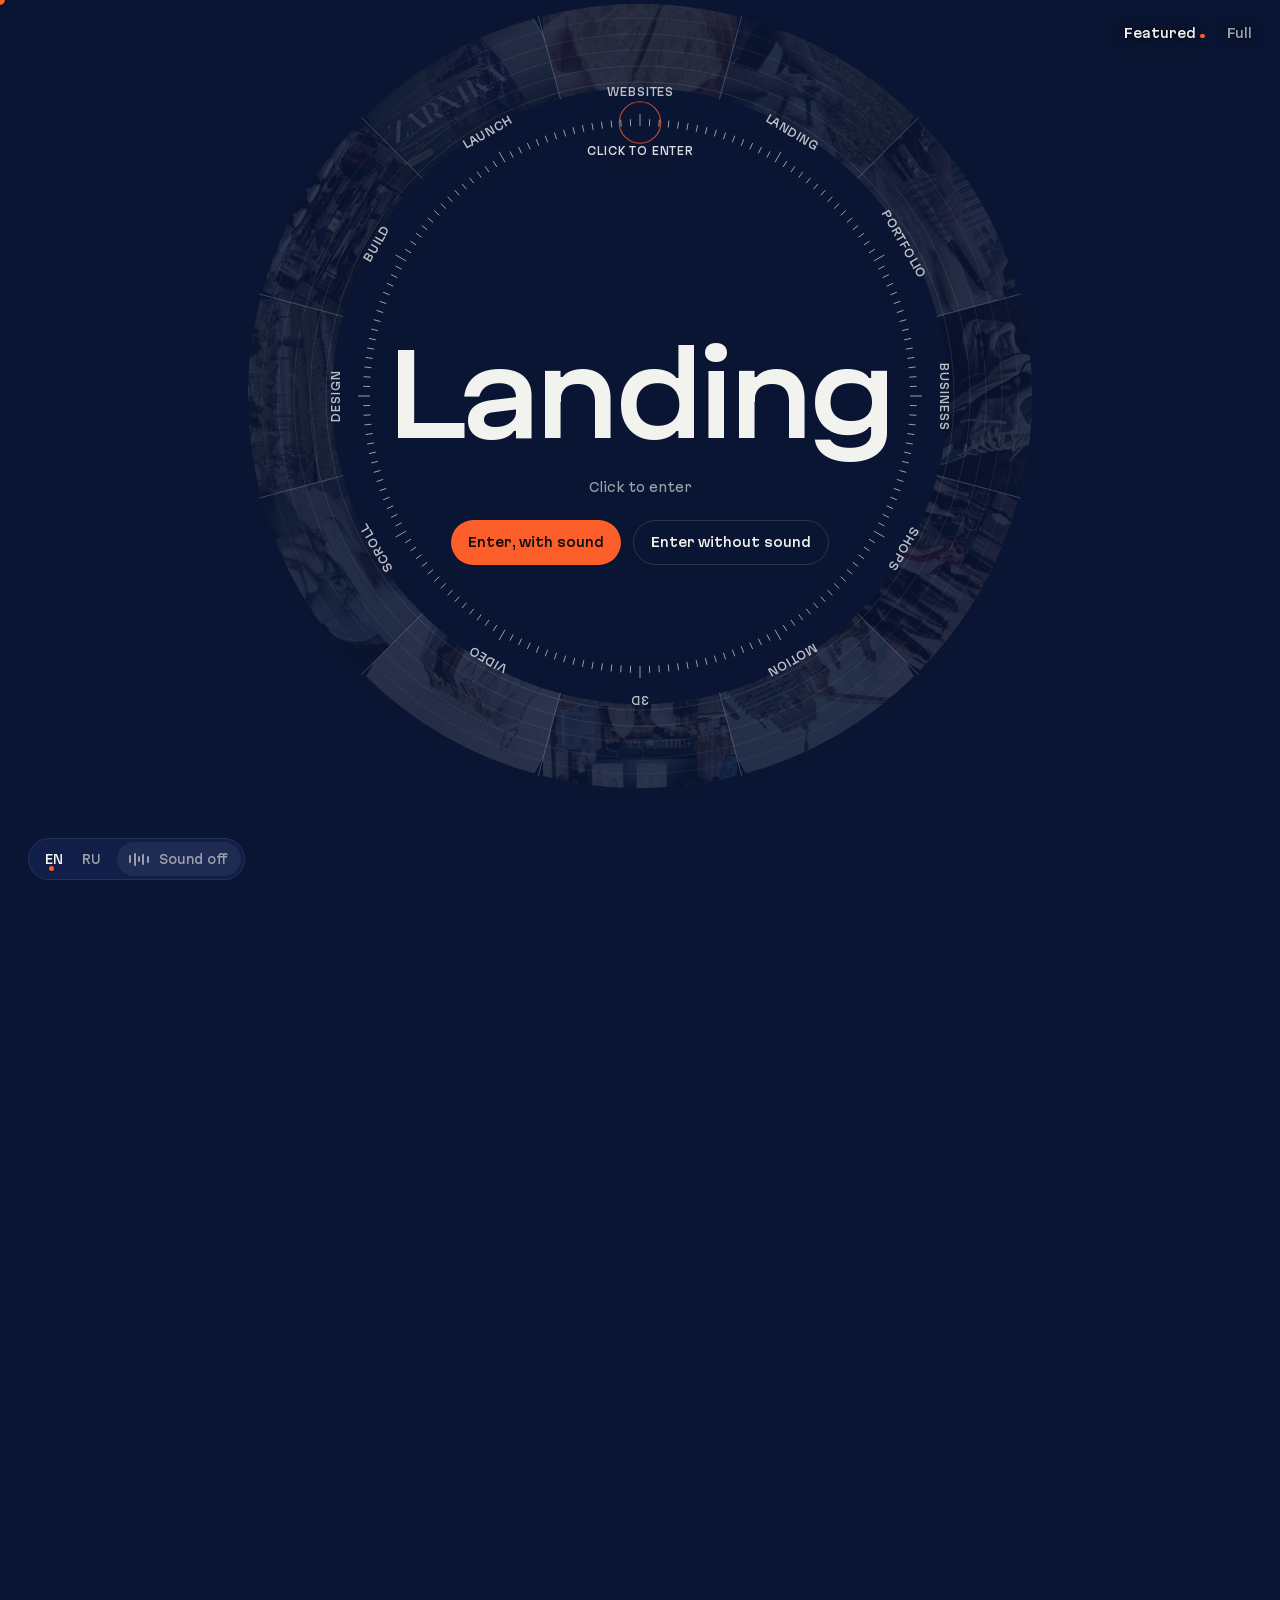
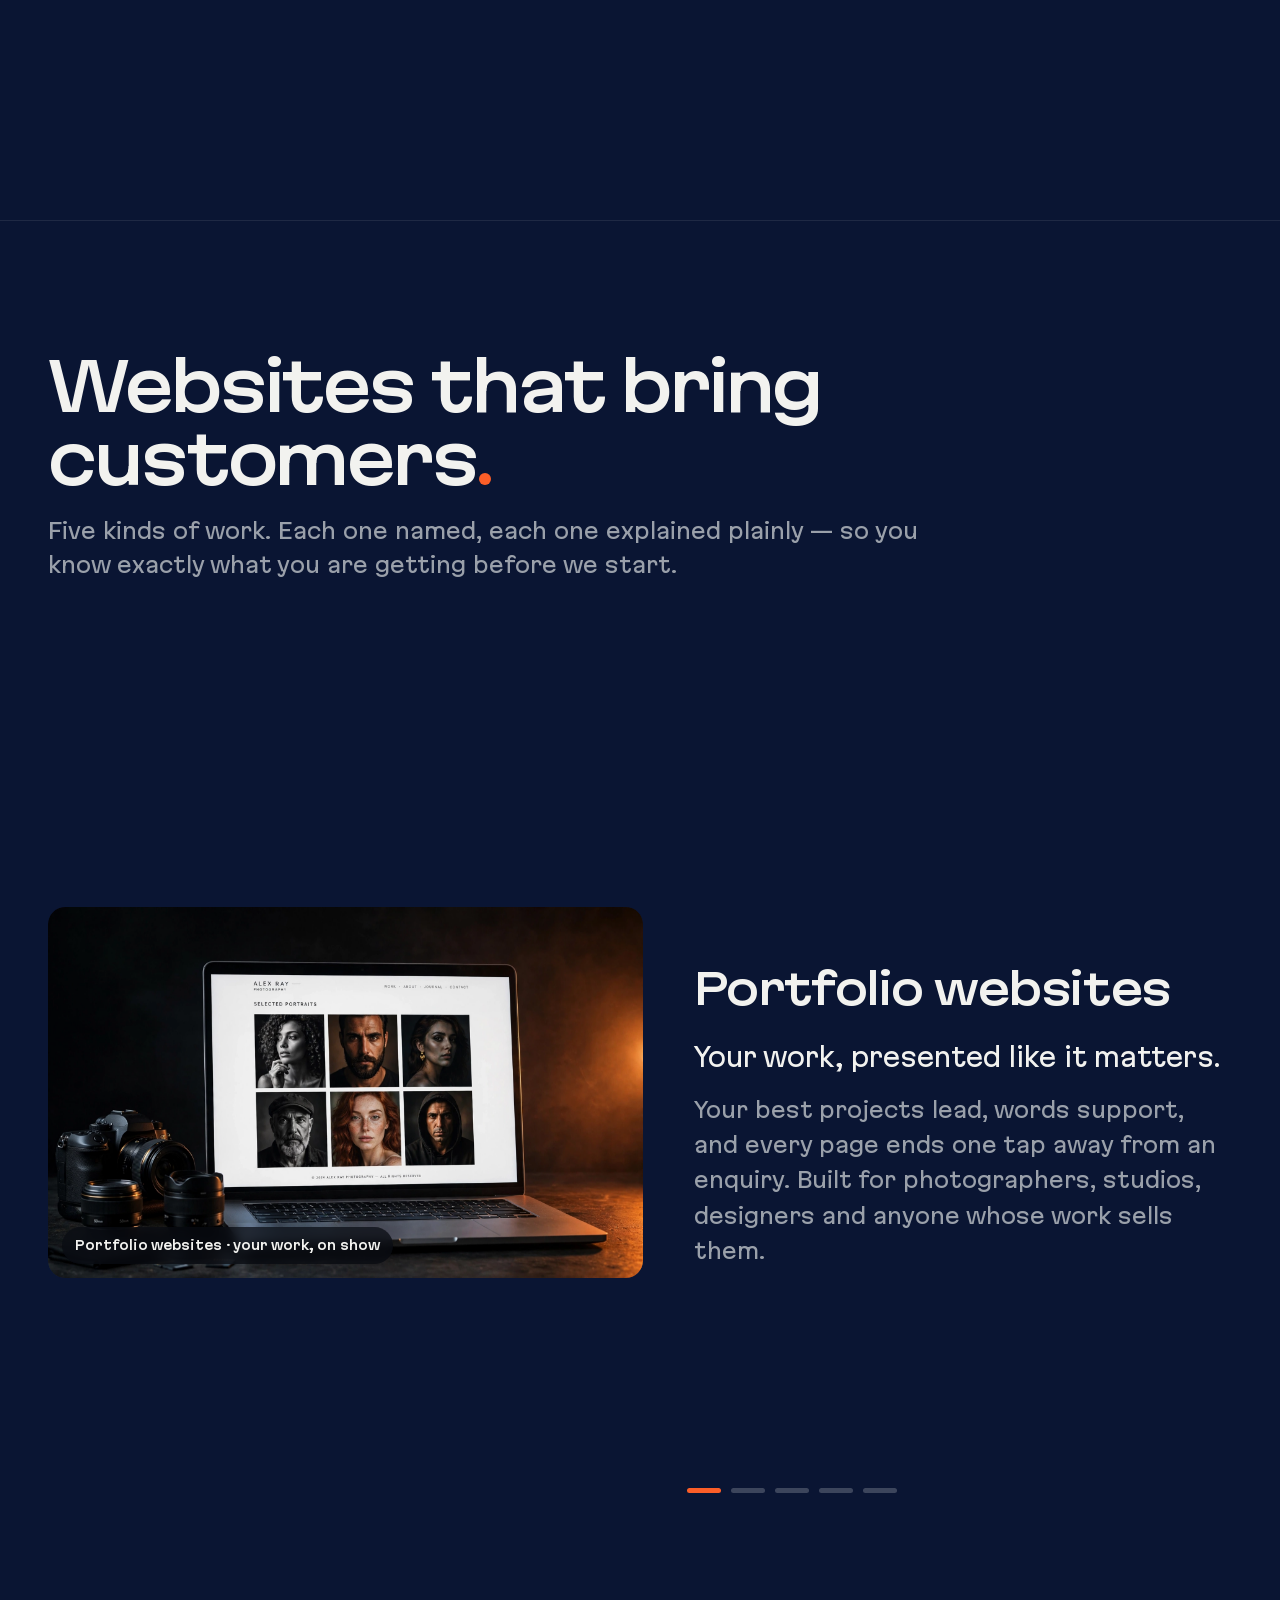
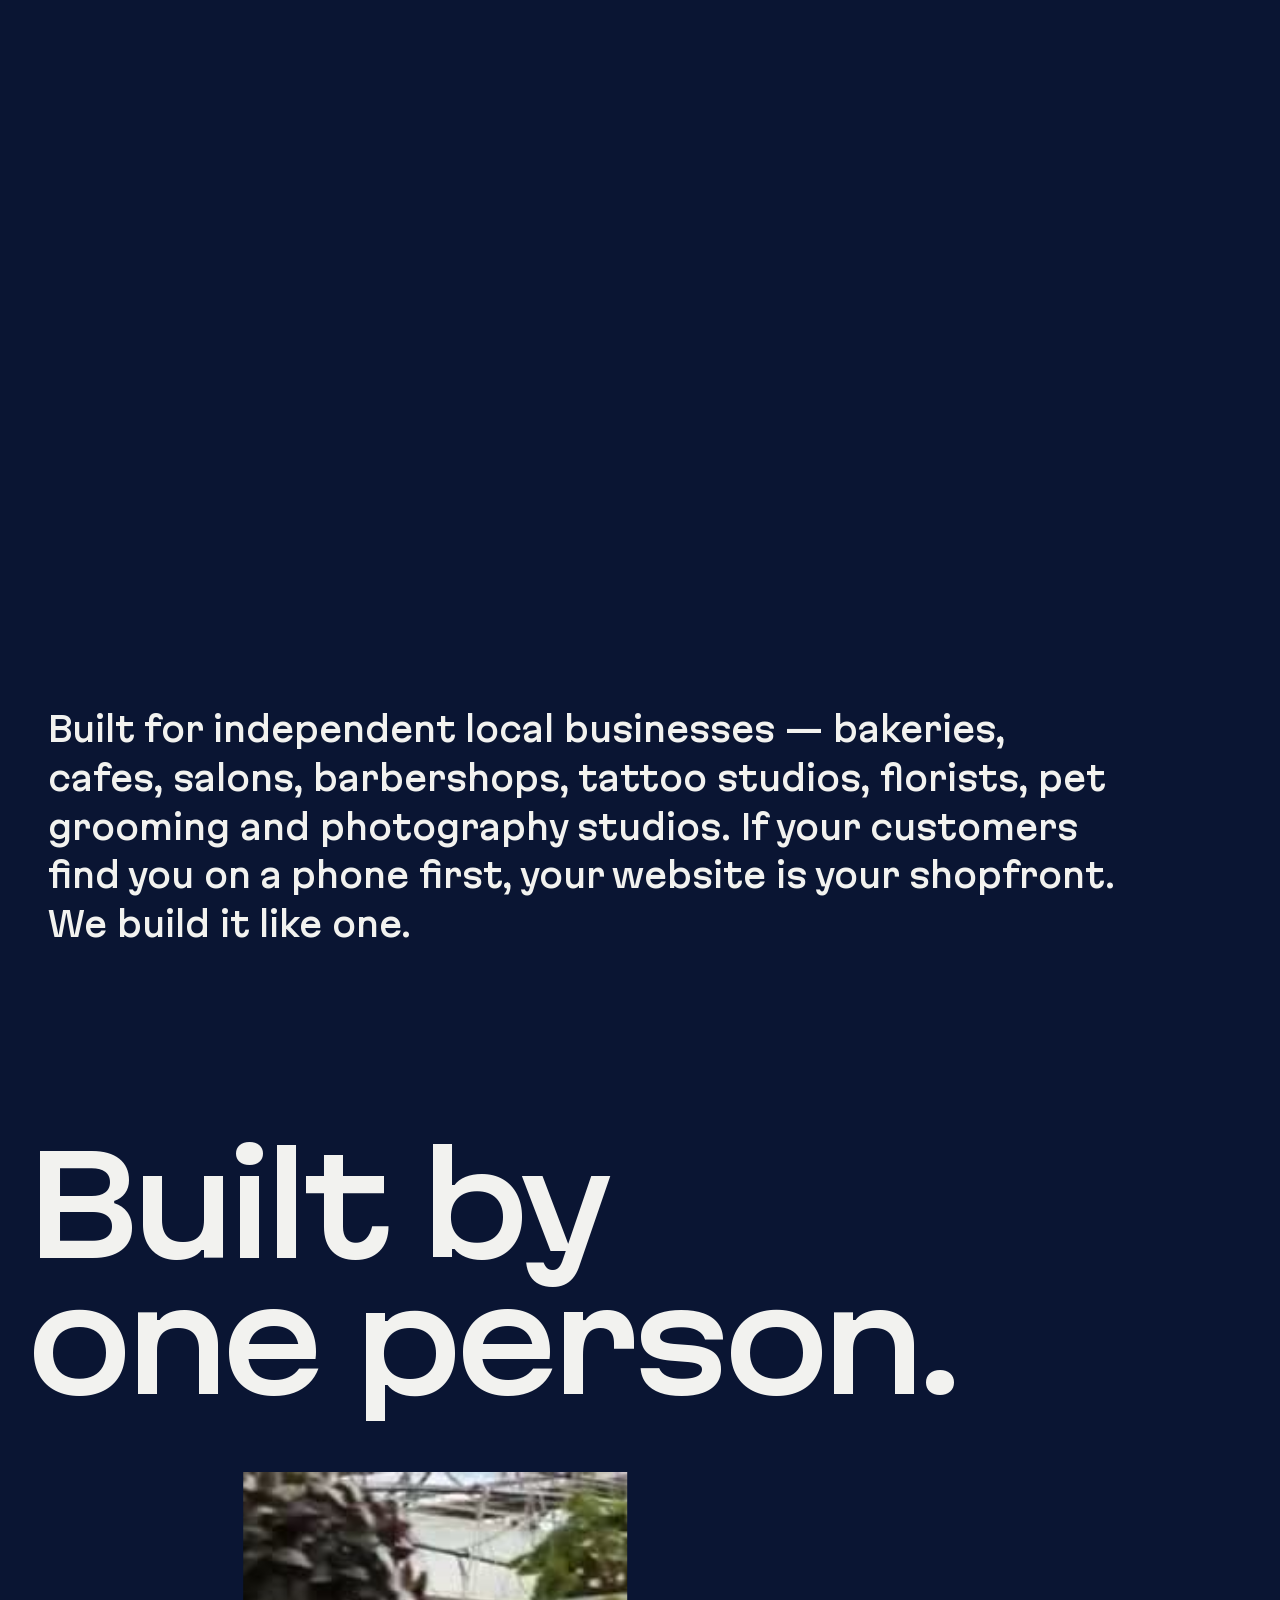
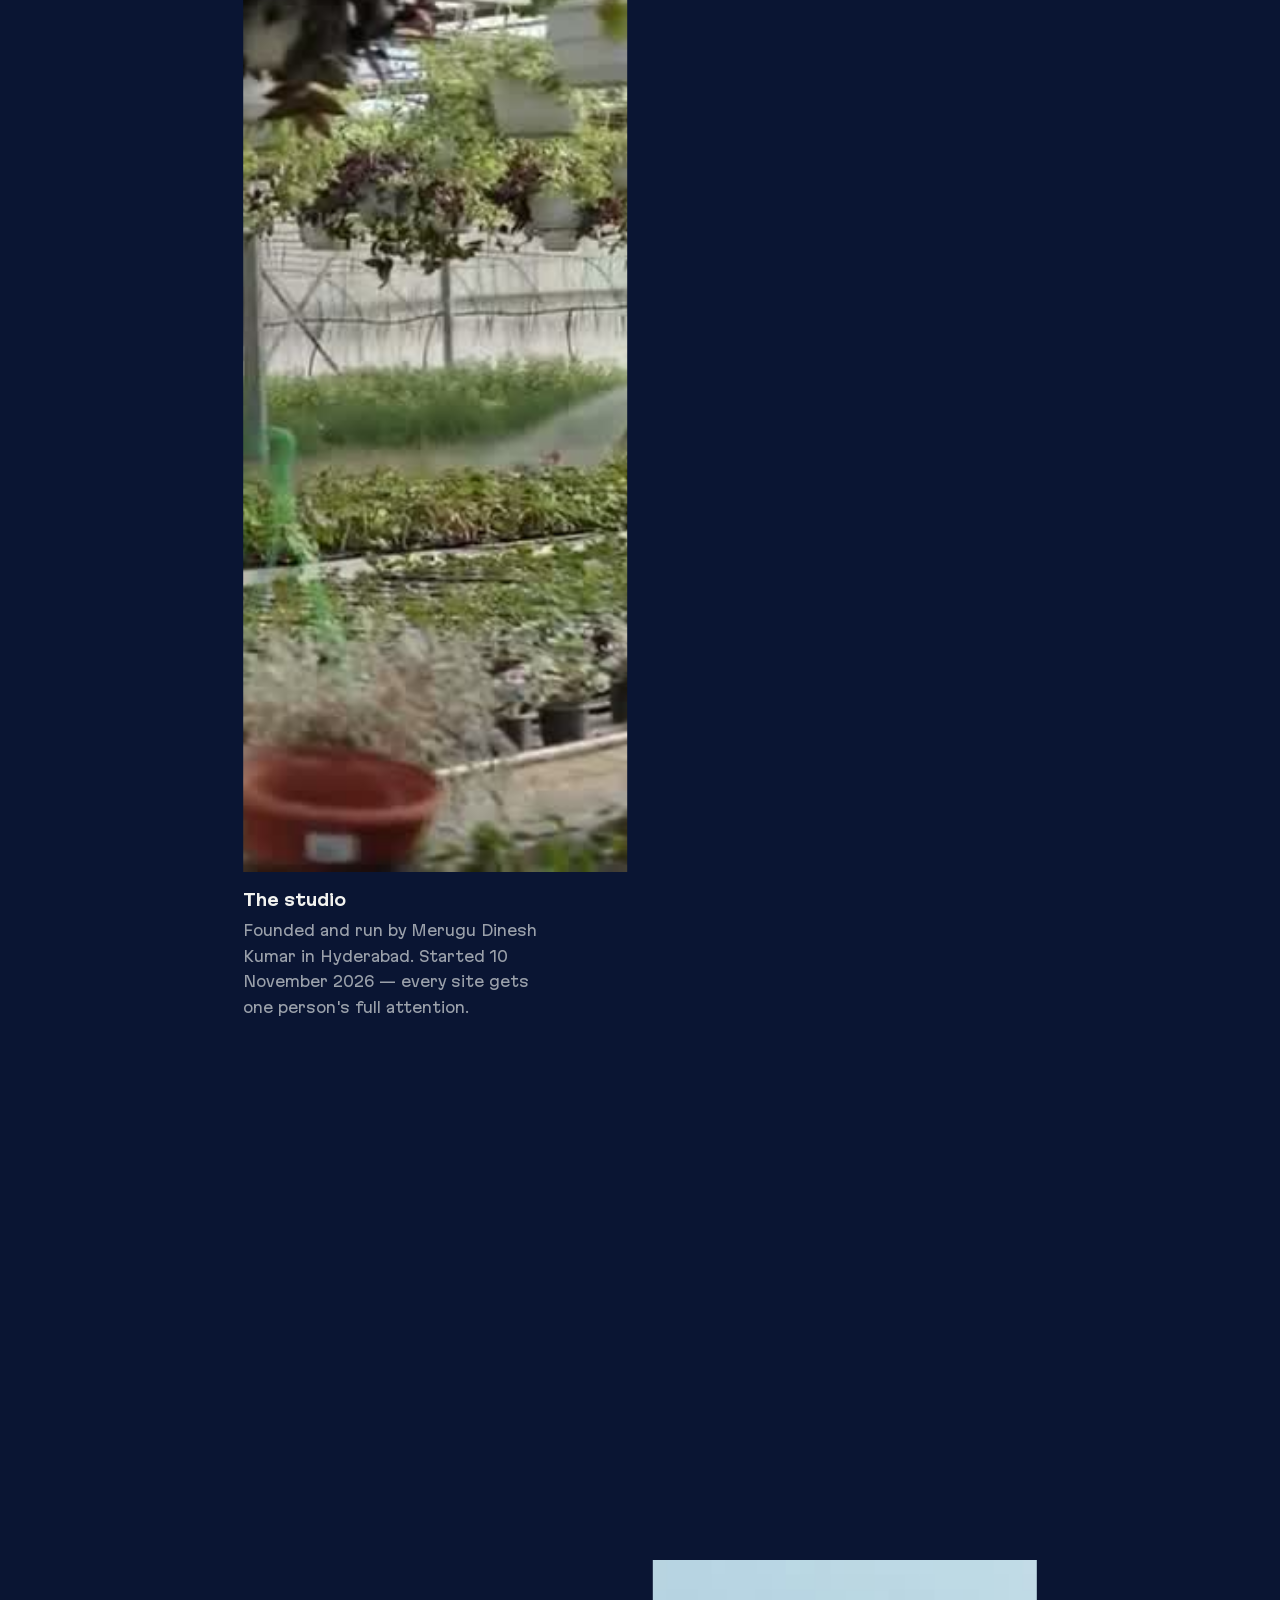
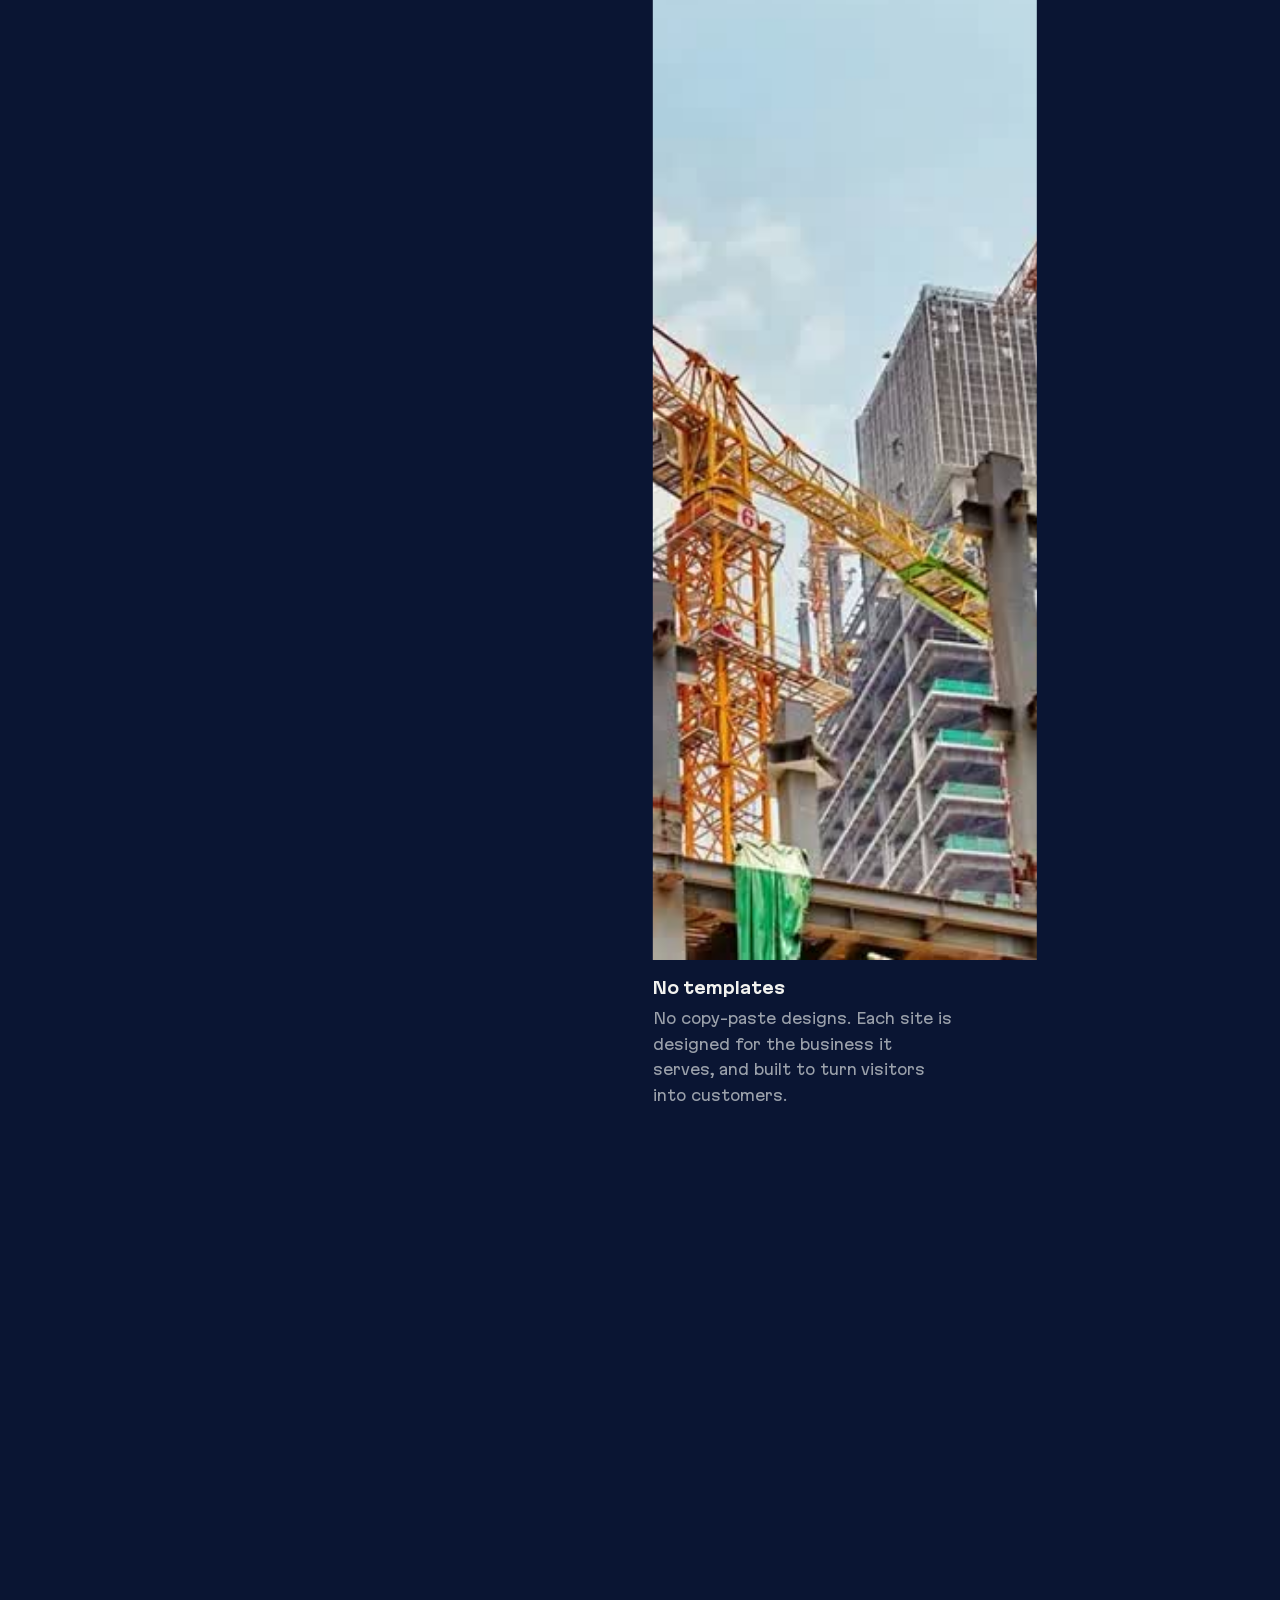
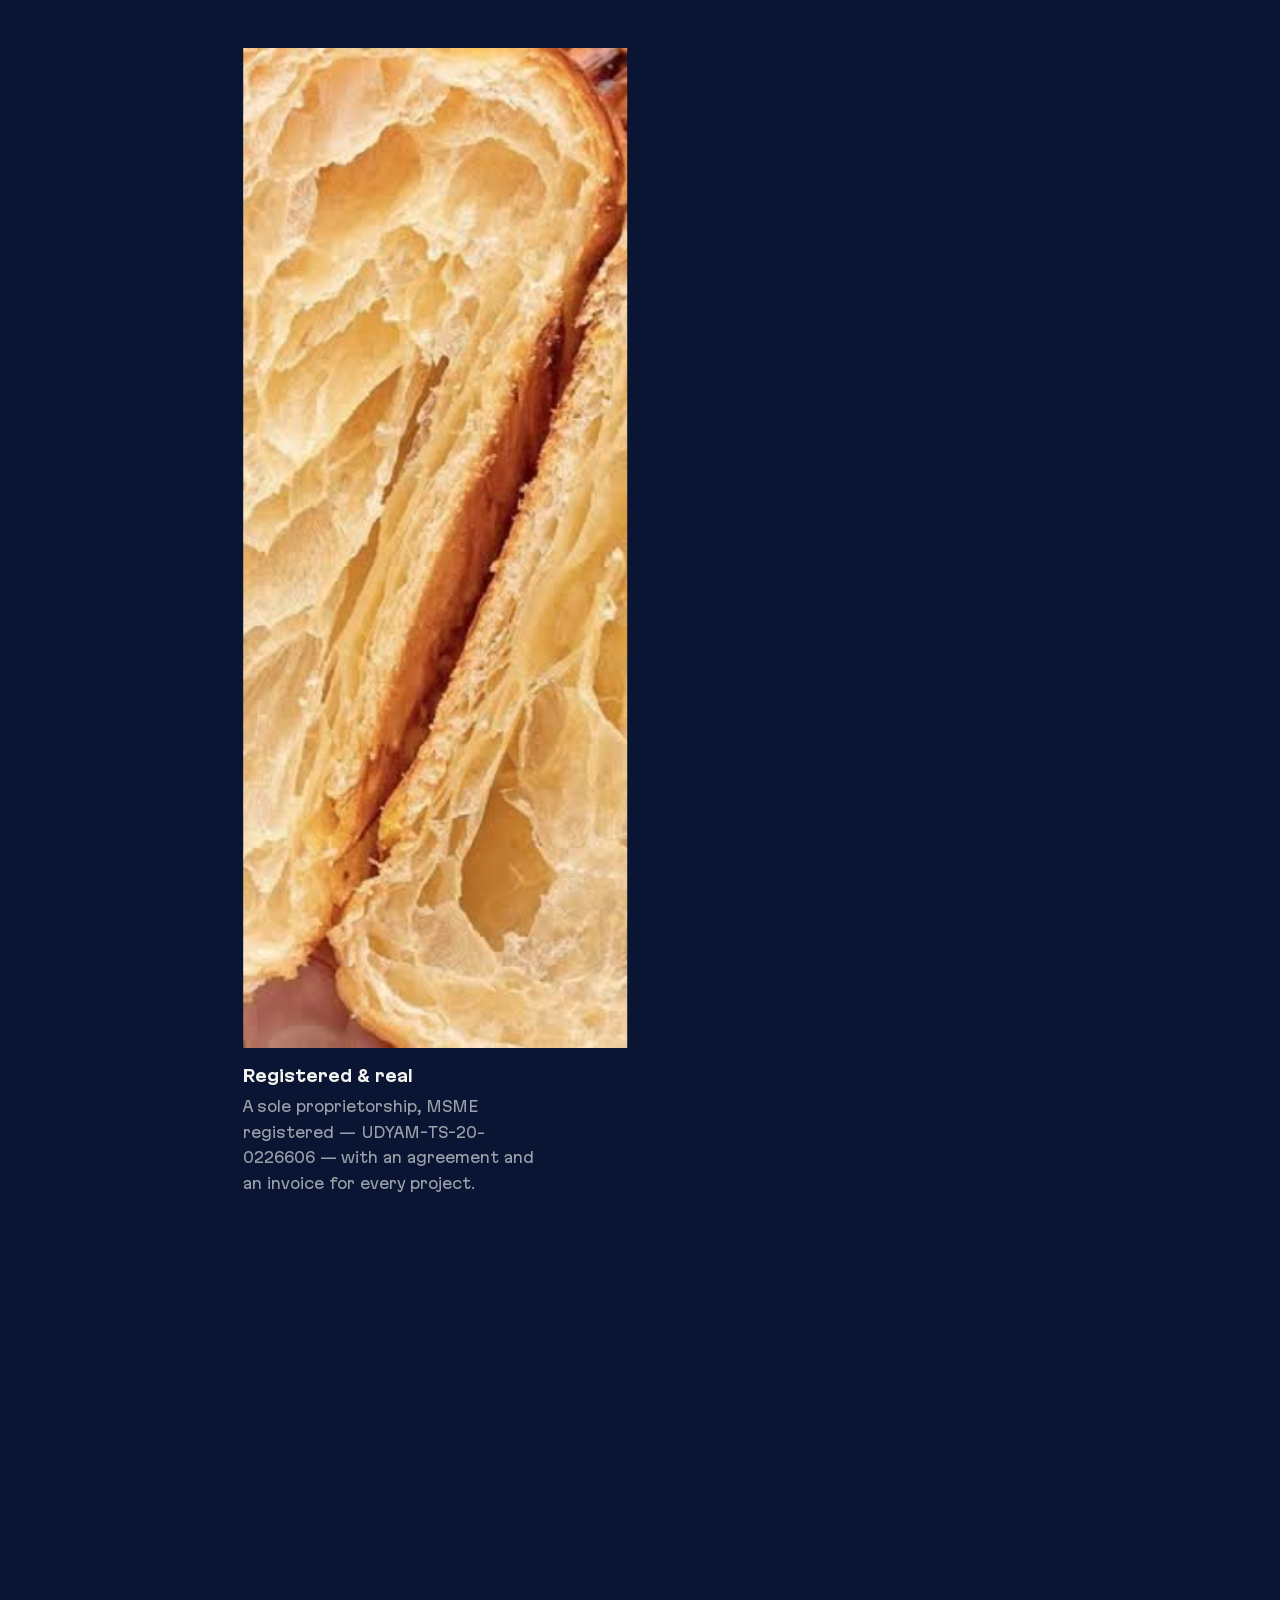
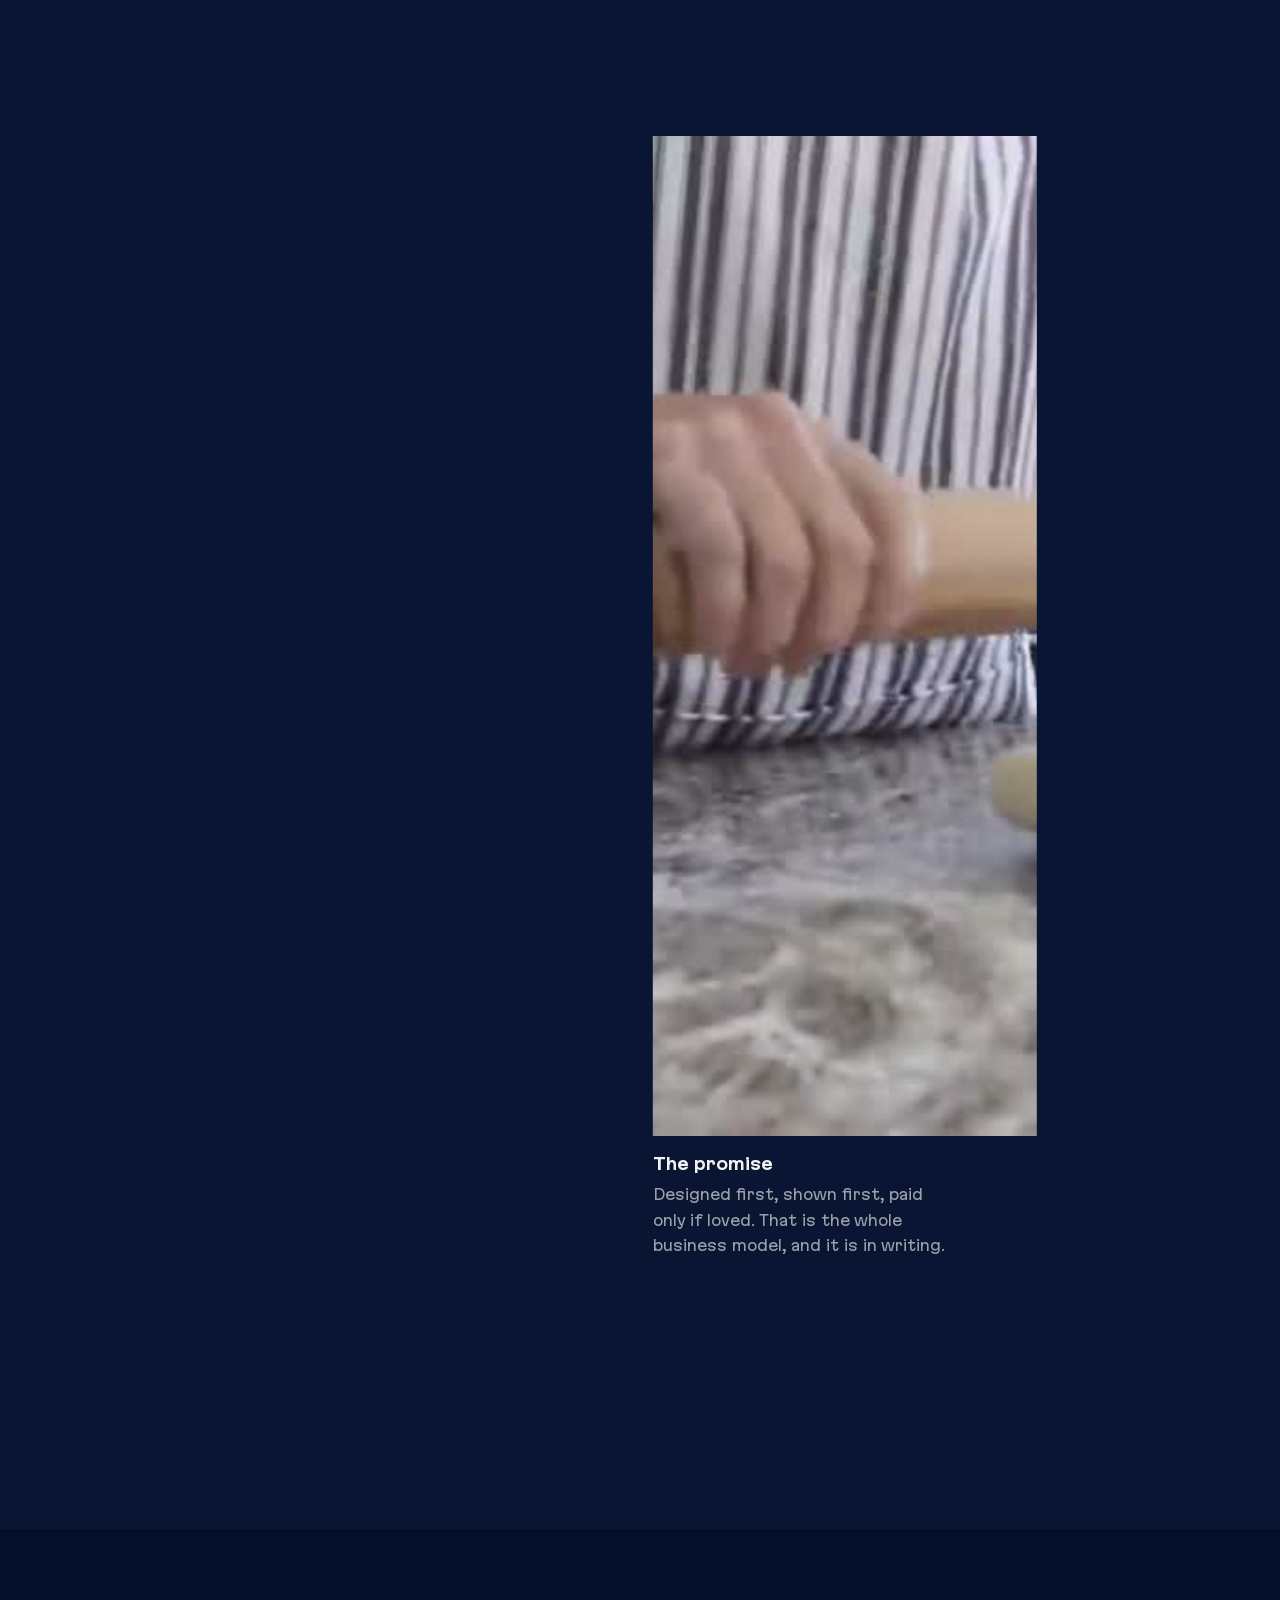
<file: index.html>
<!doctype html>
<html lang="en">
<head>
<meta charset="utf-8">
<meta name="viewport" content="width=device-width, initial-scale=1, viewport-fit=cover">
<title>MindCurator Studio, websites people remember</title>
<meta name="description" content="We curate your business into a website people remember. Landing pages, portfolios, business websites and online shops, built in Hyderabad, working worldwide.">
<meta name="theme-color" content="#090C12">
<meta name="color-scheme" content="dark">
<meta property="og:type" content="website">
<meta property="og:site_name" content="MindCurator Studio">
<meta property="og:title" content="MindCurator Studio, websites people remember">
<meta property="og:description" content="We curate your business into a website people remember.">
<link rel="preload" as="font" type="font/woff2" crossorigin href="assets/fonts/martian-display-lat.woff2">
<link rel="preload" as="font" type="font/woff2" crossorigin href="assets/fonts/martian-grotesk-lat.woff2">
<link rel="stylesheet" href="assets/site.css?v=15">
<script type="application/ld+json">{"@context":"https://schema.org","@type":"Organization","name":"MindCurator Studio","url":"https://themindcuratorstudio.example","email":"themindcuratorstudio@gmail.com","telephone":"+91 93983 59538","address":{"@type":"PostalAddress","addressLocality":"Hyderabad","addressCountry":"IN"},"sameAs":["https://www.instagram.com/themindcurator_studio"]}</script>
</head>
<body>
<div class="veil" aria-hidden="true"></div>
<div class="enter" id="enter" data-words="Landing|Portfolio|Business|Shops|Motion|3D|Video|Scroll|Design|Build|Launch">
  <canvas class="dial-cv" id="dial-cv" aria-hidden="true"></canvas>
  <p class="enter__word" aria-hidden="true"><span id="enter-word">Websites</span></p>
  <p class="enter__hint" id="enter-hint">Click to enter</p>
  <div class="enter__btns">
    <button class="enter__go" type="button">Enter, with sound</button>
    <button class="enter__mute" type="button">Enter without sound</button>
  </div>
</div>
<a class="skip" href="#work">Skip to the work</a>

<div class="menu" id="menu" tabindex="-1" hidden>
  <div class="menu__top"><a class="menu__mark" href="#top"><span class="name"><span class="name__a">MindCurator</span> <span class="name__b">Studio</span><span class="pt pt--stop" aria-hidden="true"></span></span></a><button class="menu__x" type="button">Close</button></div>
  <nav class="menu__nav" aria-label="Sections"><ol>
    <li><a href="#work"><span class="menu__n" aria-hidden="true">01</span><span class="menu__w">Services</span></a></li>
    <li><a href="#about"><span class="menu__n" aria-hidden="true">02</span><span class="menu__w">About</span></a></li>
    <li><a href="#process"><span class="menu__n" aria-hidden="true">03</span><span class="menu__w">Process</span></a></li>
    <li><a href="#pricing"><span class="menu__n" aria-hidden="true">04</span><span class="menu__w">Pricing</span></a></li>
    <li><a href="#faq"><span class="menu__n" aria-hidden="true">05</span><span class="menu__w">FAQ</span></a></li>
    <li><a href="#contact"><span class="menu__n" aria-hidden="true">06</span><span class="menu__w">Contact</span></a></li>
  </ol></nav>
  <div class="menu__view" role="group" aria-label="View"><span class="menu__k">View</span><button class="menu__vb" type="button" data-view="featured" aria-pressed="true">Featured</button><button class="menu__vb" type="button" data-view="full" aria-pressed="false">Full</button></div>
</div>

<main>
<section class="hero" id="top" data-items="5">
  <h1 class="sr">MindCurator Studio, websites people remember</h1>
  <div class="hero__pin">
    <canvas class="strip" aria-hidden="true"></canvas>
    <header class="bar">
      <div class="bar__mark"><a href="#top"><span class="name"><span class="name__a">MindCurator</span> <span class="name__b">Studio</span><span class="pt pt--stop" aria-hidden="true"></span></span></a></div>
      <nav class="bar__nav" aria-label="Sections"><span class="bar__half"><a href="#work">Work</a></span><span class="bar__half"><a href="#about">About</a></span></nav>
      <div class="bar__end"><button class="bar__menu" type="button" aria-expanded="false" aria-controls="menu">Menu</button></div>
    </header>
    <div class="gate">
      <div class="gate__frame" id="gate-frame"></div>
    </div>
    <div class="dots" role="group" aria-label="Projects in the middle window" id="dots"></div>
    <p class="swipe" aria-hidden="true"><svg class="swipe__ic" viewBox="0 0 16 30"><path d="M2.6 26L8 20.6 13.4 26"/><path d="M2.6 17L8 11.6 13.4 17"/><circle cx="8" cy="4.4" r="2.5"/></svg><span class="swipe__t">Swipe up</span></p>
    <a class="btn btn--tg hero__tg" href="https://wa.me/919398359538" target="_blank" rel="noopener"><span class="pt" aria-hidden="true"></span><span class="roll"><span>Write on WhatsApp</span><span aria-hidden="true" data-t="Write on WhatsApp"></span></span></a>
  </div>
</section>

<section class="t-svc" id="work" aria-labelledby="svc-h">
  <div class="t-wrap">
    <p class="t-kick rv">What we make</p>
    <h2 class="t-h" id="svc-h"><span class="rv">Websites that bring</span> <span class="rv d1">customers<span class="pt pt--stop" aria-hidden="true"></span></span></h2>
    <p class="t-lede rv">Five kinds of work. Each one named, each one explained plainly — so you know exactly what you are getting before we start.</p>
    <div class="t-scene" id="t-scene">
    <div class="t-scene-pin">
      <div class="t-frame" aria-hidden="true">
        <img class="t-fv is-on" src="media/services/svc-portfolio.webp" alt="A photographer portfolio website on a laptop in a dark studio" loading="lazy" width="1280" height="800">
        <img class="t-fv" src="media/services/svc-business.webp" alt="A bakery storefront with a customer viewing its website on a phone" loading="lazy" width="1280" height="800">
        <img class="t-fv" src="media/services/svc-custom.webp" alt="An immersive interactive 3D website on a large screen" loading="lazy" width="1280" height="800">
        <img class="t-fv" src="media/services/svc-redesign.webp" alt="An old website beside its bright redesigned version" loading="lazy" width="1280" height="800">
        <img class="t-fv" src="media/services/svc-consulting.webp" alt="A website review with analytics and a checklist" loading="lazy" width="1280" height="800">
        <span class="t-frame-tab" id="t-frame-tab">Portfolio websites · your work, on show</span>
      </div>
      <div class="t-panels">
      <article class="t-panel is-on">
        <h3 class="t-svc-t">Portfolio websites</h3>
        <p class="t-punch">Your work, presented like it matters.</p>
        <p class="t-txt">Your best projects lead, words support, and every page ends one tap away from an enquiry. Built for photographers, studios, designers and anyone whose work sells them.</p>
      </article>
      <article class="t-panel">
        <h3 class="t-svc-t">Business websites</h3>
        <p class="t-punch">A full site that works as hard as you do.</p>
        <p class="t-txt">Services, story, gallery and every way to book or buy — clear, fast, and built to turn visitors into customers, not just visits into numbers.</p>
      </article>
      <article class="t-panel">
        <h3 class="t-svc-t">Custom websites</h3>
        <p class="t-punch">A site people remember — and play with.</p>
        <p class="t-txt">Interactive and 3D websites designed around your business: motion, video and pages that feel alive. Like this one — nothing here is a template.</p>
      </article>
      <article class="t-panel">
        <h3 class="t-svc-t">Website redesigns</h3>
        <p class="t-punch">Your old site, reborn.</p>
        <p class="t-txt">We keep what works, rebuild the rest, and your customers get a site that finally matches the business you run today.</p>
      </article>
      <article class="t-panel">
        <h3 class="t-svc-t">Consulting <span class="t-tag">Separate service</span></h3>
        <p class="t-punch">Know what your site is losing you.</p>
        <p class="t-txt">Different work from building: an honest look at your current website — what is losing you customers, and the exact order to fix it in. You decide what happens next.</p>
      </article>
      </div>
      <div class="t-dots" role="group" aria-label="Services">
        <button type="button" class="t-dot is-on" aria-label="Portfolio websites"></button>
        <button type="button" class="t-dot" aria-label="Business websites"></button>
        <button type="button" class="t-dot" aria-label="Custom websites"></button>
        <button type="button" class="t-dot" aria-label="Website redesigns"></button>
        <button type="button" class="t-dot" aria-label="Consulting"></button>
      </div>
    </div>
  </div>
</section>

<section class="t-who" aria-label="Who it is for">
  <div class="t-wrap">
    <p class="t-statement rv">Built for independent local businesses — bakeries, cafes, salons, barbershops, tattoo studios, florists, pet grooming and photography studios. If your customers find you on a phone first, your website is your shopfront. We build it like one.</p>
  </div>
</section>

<section class="t-about3" id="about" aria-label="About the studio">
  <div class="t-pinwrap">
    <div class="t-pintitle" aria-hidden="true"><span>Built by</span><span>one person.</span></div>
    <div class="t-pass">
      <figure class="t-pass-it rv">
        <img src="media/posters/nursery.jpg" alt="The Nursery Garden website, built by MindCurator Studio" loading="lazy" width="800" height="1000">
        <figcaption><b>The studio</b><span>Founded and run by Merugu Dinesh Kumar in Hyderabad. Started 10 November 2026 — every site gets one person's full attention.</span></figcaption>
      </figure>
      <figure class="t-pass-it rv">
        <img src="media/posters/stoneforge.jpg" alt="Stoneforge Construction website, built by MindCurator Studio" loading="lazy" width="800" height="1000">
        <figcaption><b>No templates</b><span>No copy-paste designs. Each site is designed for the business it serves, and built to turn visitors into customers.</span></figcaption>
      </figure>
      <figure class="t-pass-it rv">
        <img src="media/posters/cafe.jpg" alt="Café Breizh website, built by MindCurator Studio" loading="lazy" width="800" height="1000">
        <figcaption><b>Registered &amp; real</b><span>A sole proprietorship, MSME registered — UDYAM-TS-20-0226606 — with an agreement and an invoice for every project.</span></figcaption>
      </figure>
      <figure class="t-pass-it rv">
        <img src="media/posters/queens.jpg" alt="Queen's Bakery ordering website, built by MindCurator Studio" loading="lazy" width="800" height="1000">
        <figcaption><b>The promise</b><span>Designed first, shown first, paid only if loved. That is the whole business model, and it is in writing.</span></figcaption>
      </figure>
    </div>
  </div>
</section>

<section class="t-fansec" aria-label="Why choose MindCurator Studio">
  <div class="t-fan" id="t-fan">
    <div class="t-fan-stage">
      <div class="t-fan-head">
        <h2 class="t-h2">See it first.<br>Pay only if you love it.</h2>
        <p>Four things every client gets, on every project.</p>
      </div>
      <div class="t-fan-cards">
        <article class="t-card" data-c="0">
          <h3>Sample before payment</h3>
          <img src="media/posters/cafe.jpg" alt="" loading="lazy" width="400" height="300">
          <p>The sample is shown before any payment. Don't love it, don't pay.</p>
        </article>
        <article class="t-card" data-c="1">
          <h3>A registered business</h3>
          <img src="media/posters/queens.jpg" alt="" loading="lazy" width="400" height="300">
          <p>MSME / Udyam registered, with agreement and invoice. No surprises.</p>
        </article>
        <article class="t-card" data-c="2">
          <h3>Direct contact</h3>
          <img src="media/posters/citypaws.jpg" alt="" loading="lazy" width="400" height="300">
          <p>You talk to the person building your site. No middlemen, no hand-offs.</p>
        </article>
        <article class="t-card" data-c="3">
          <h3>Fast, and checked</h3>
          <img src="media/posters/mayuri.jpg" alt="" loading="lazy" width="400" height="300">
          <p>Tested live on phone and desktop before delivery. What you approved goes live.</p>
        </article>
      </div>
    </div>
  </div>
</section>



<section class="t-ticketsec" id="pricing" aria-label="Pricing">
  <div class="t-ticket rv">
    <div class="t-ticket-main">
      <h2 class="t-ticket-t">A website for your business</h2>
      <div class="t-ticket-cols">
        <p>Starts at the basic charge.<br>Bigger work quoted in writing,<br>before work starts.</p>
        <p>2 preview revision rounds<br>Agreement + invoice<br>Files, access and domain handed over</p>
      </div>
    </div>
    <div class="t-ticket-stub">
      <p class="t-ticket-price">₹10,000</p>
      <p class="t-ticket-from">websites start at</p>
      <a class="t-ticket-btn" href="https://wa.me/919398359538" target="_blank" rel="noopener">Start on WhatsApp</a>
    </div>
    <span class="t-notch t-notch-t" aria-hidden="true"></span>
    <span class="t-notch t-notch-b" aria-hidden="true"></span>
    <span class="t-perf" aria-hidden="true"></span>
  </div>
  <p class="t-ticket-note rv">No hidden charges. No price is ever a surprise.</p>
</section>

<section class="t-faq3" id="faq" aria-label="Questions and answers">
  <div class="t-wrap">
    <div class="t-faq3-row"><h2 class="t-faq3-h">Questions</h2><span></span></div>
    <div class="t-faq3-row"><h3>How much does a website cost?</h3><p>Websites start at ₹10,000. Bigger work is quoted in writing before anything starts — no price is ever a surprise.</p></div>
    <div class="t-faq3-row"><h3>How long does it take?</h3><p>A landing page takes days; a full site takes longer. Your timeline is told upfront, in the agreement.</p></div>
    <div class="t-faq3-row"><h3>What if I don't like the design?</h3><p>Then you don't pay. The sample comes first — you only pay if you love it.</p></div>
    <div class="t-faq3-row"><h3>How many changes can I make?</h3><p>Two preview revision rounds are included. Further changes are priced in writing first, so you always decide before anything is charged.</p></div>
    <div class="t-faq3-row"><h3>When do I pay?</h3><p>Nothing upfront for the sample. The invoice is due on receipt, before go-live.</p></div>
    <div class="t-faq3-row"><h3>Do you redesign my existing website?</h3><p>Yes. Send us the link — we keep what works and rebuild the rest.</p></div>
    <div class="t-faq3-row"><h3>What do I need to give you?</h3><p>Your business details, a logo and photos if you have them, and what the site must do. We guide you through the rest.</p></div>
    <div class="t-faq3-row"><h3>What do I get at the end?</h3><p>A live site, plus the files, access and the domain in your name. You own your site.</p></div>
    <div class="t-faq3-row"><h3>Can you add forms, WhatsApp or Instagram?</h3><p>Yes — an enquiry form that lands in your email, a one-tap WhatsApp button, Instagram, Google Maps and call buttons.</p></div>
    <div class="t-faq3-row"><h3>How do we start?</h3><p>WhatsApp, an Instagram DM, the form below, or email. Tell us about your business — we reply with the next step.</p></div>
  </div>
</section>

<section class="t-cta" id="contact" aria-label="Contact">
  <video class="t-cta-v" data-src="media/nursery.mp4" poster="media/posters/nursery.jpg" muted loop playsinline preload="none" aria-hidden="true"></video>
  <div class="t-cta-in">
    <h2 class="t-cta-h">Your customers are<br>already searching.</h2>
    <p>Give them a website worth finding. Tell us about your business — we reply with the next step, and your sample comes before any payment.</p>
    <a class="btn btn--tg" href="https://wa.me/919398359538" target="_blank" rel="noopener"><span class="pt" aria-hidden="true"></span><span class="roll"><span>Write on WhatsApp</span><span aria-hidden="true" data-t="Write on WhatsApp"></span></span></a>
  </div>
</section>

<footer class="t-foot3">
  <div class="t-wrap">
    <div class="t-foot3-grid">
      <div class="t-foot3-inv">
        <h2 class="t-foot3-h">Tell us about<br>your business.</h2>
        <form class="t-form t-form--foot" id="t-form">
          <label>Your name<input name="name" type="text" autocomplete="name" required></label>
          <label>Business<input name="business" type="text" autocomplete="organization"></label>
          <label>Phone / WhatsApp<input name="phone" type="tel" autocomplete="tel"></label>
          <label>What do you need?<textarea name="need" rows="3" required></textarea></label>
          <button class="t-foot3-btn" type="submit">Send on WhatsApp</button>
          <p class="t-form-note">The form opens WhatsApp with your message ready — nothing is stored here.</p>
        </form>
      </div>
      <nav class="t-foot3-links" aria-label="Contact routes">
        <a href="mailto:themindcuratorstudio@gmail.com">themindcuratorstudio@gmail.com</a>
        <a href="https://wa.me/919398359538" target="_blank" rel="noopener">WhatsApp +91 93983 59538</a>
        <a href="https://www.instagram.com/themindcurator_studio" target="_blank" rel="noopener">Instagram @themindcurator_studio</a>
        <a href="tel:+919398359538">Call +91 93983 59538</a>
      </nav>
    </div>
    <p class="t-foot3-legal"><span>The Mind Curator Studio — Proprietor: Merugu Dinesh Kumar · Sole Proprietorship · MSME Registered · UDYAM-TS-20-0226606 · Hyderabad, India</span><span><a href="privacy.html">Privacy Policy</a> · <a href="terms.html">Terms</a> · © 2026 The Mind Curator Studio</span></p>
  </div>
  <div class="t-foot3-name" aria-hidden="true">MindCurator</div>
</footer>
</main>

<section class="full" id="full" aria-label="All work" hidden>
  <canvas class="full__flow" aria-hidden="true"></canvas>
  <canvas class="full__dial" aria-hidden="true"></canvas>
  <div class="full__pt" aria-hidden="true"></div>
  <div class="full__win" id="full-win" aria-hidden="true"><img class="full__img" alt="" decoding="async"><video class="full__v" muted loop playsinline preload="none" aria-hidden="true"></video></div>
  <div class="full__in">
    <p class="full__hint"><span class="full__hs" id="full-hs">14 sites, one studio</span><span class="full__hp">Point at a name to see it, click it to watch</span></p>
    <div class="full__lists">
      <p class="full__g">Websites</p>
      <ul class="full__list" id="full-list"></ul>
    </div>
    <p class="full__note">Every site above was designed and built by MindCurator Studio. Prices are in the Work section — no hidden costs.</p>
  </div>
</section>

<nav class="back" id="back" aria-label="Page sections"><a class="back__mark" href="#top"><span class="name"><span class="name__a">MindCurator</span> <span class="name__b">Studio</span><span class="pt pt--stop" aria-hidden="true"></span></span></a><span class="back__nav"><a href="#work">Work</a><a href="#about">About</a></span><button class="back__menu" type="button" aria-expanded="false" aria-controls="menu">Menu</button></nav>

<aside class="view" aria-label="View"><button class="view__b" type="button" data-view="featured" aria-pressed="true"><span class="view__w">Featured</span><span class="view__pt" aria-hidden="true"></span></button><button class="view__b" type="button" data-view="full" aria-pressed="false" aria-controls="full"><span class="view__w">Full</span><span class="view__pt" aria-hidden="true"></span></button></aside>

<aside class="dock" aria-label="Language and sound"><nav class="dock__lang" aria-label="Language"><a class="dock__l" href="./" hreflang="en" lang="en" aria-current="page">EN</a><span class="dock__l dock__l--off" aria-hidden="true">RU</span><span class="dock__pt" aria-hidden="true"></span></nav><button class="dock__sound" id="dock-sound" type="button" aria-pressed="false"><span class="dock__eq" aria-hidden="true"><i></i><i></i><i></i><i></i><i></i></span><span class="dock__st">Sound off</span></button></aside>

<aside class="fab-a" aria-label="Contact"><a class="fab" href="https://wa.me/919398359538" target="_blank" rel="noopener" aria-label="Write on WhatsApp"><span class="pt" aria-hidden="true"></span><span class="roll"><span>WhatsApp</span><span aria-hidden="true" data-t="WhatsApp"></span></span><span aria-hidden="true" data-t="WhatsApp"></span></span></a></aside>

<div class="viewer" id="viewer" hidden role="dialog" aria-modal="true" aria-labelledby="viewer-t">
  <div class="viewer__in">
    <div class="viewer__frame" id="viewer-frame"></div>
    <div class="viewer__meta">
      <span class="viewer__label" id="viewer-label"></span>
      <p class="viewer__t" id="viewer-t"></p>
      <p class="viewer__w" id="viewer-w"></p>
    </div>
    <button class="viewer__x btn btn--ink" id="viewer-x" type="button">Close</button>
  </div>
</div>

<div class="cur" aria-hidden="true"><span class="cur__p"></span><span class="cur__r"></span><span class="cur__l"><svg class="cur__ic" viewBox="0 0 12 12" focusable="false"><path d="M3.6 2.1V9.9L10 6Z"/></svg><span class="cur__t">Watch</span></span></div>

<script src="assets/lenis.min.js"></script>
<script src="assets/audio.js?v=15"></script>
<script src="assets/app.js?v=15"></script>
<script src="assets/tail.js?v=15"></script>
</body>
</html>
</file>
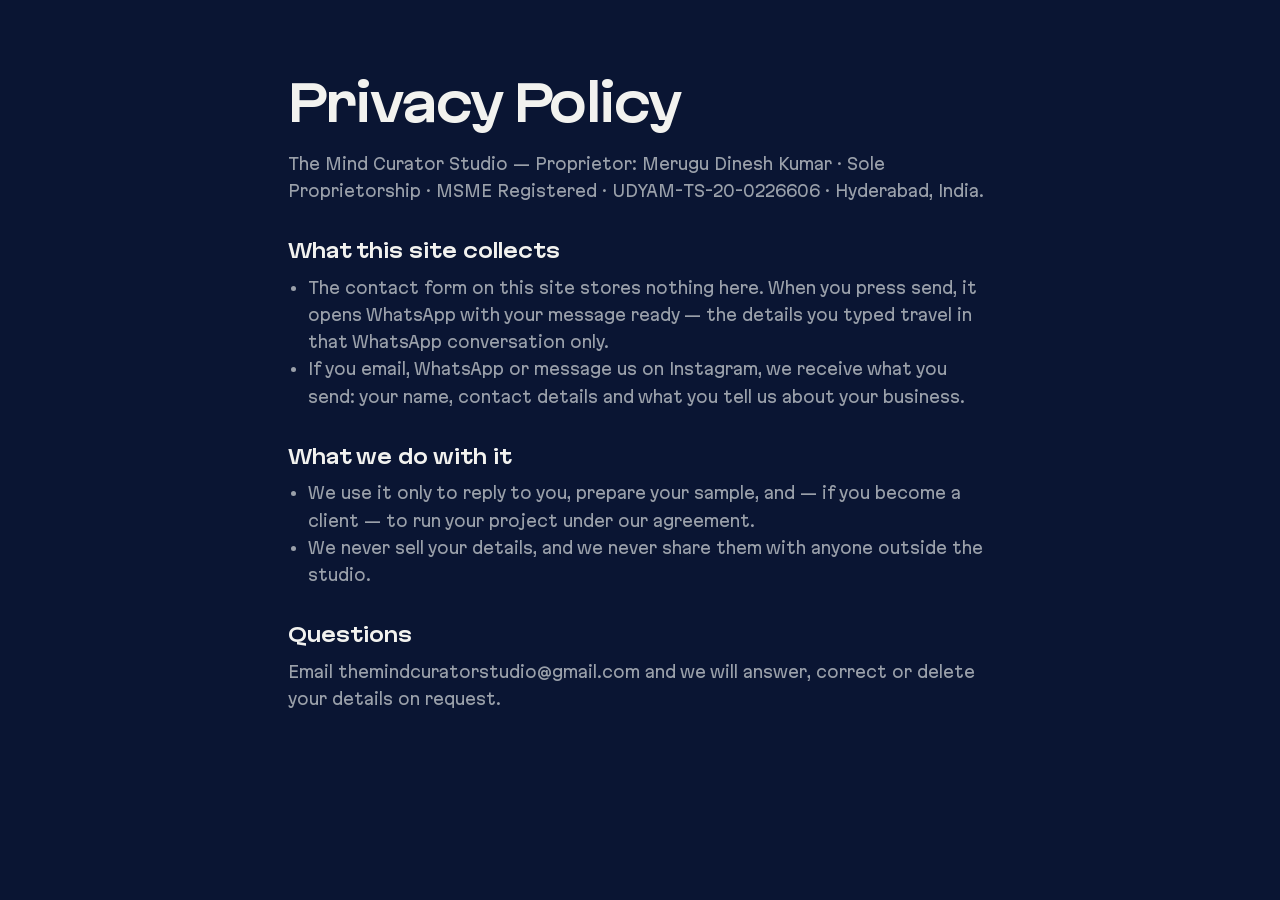
<file: privacy.html>
<!doctype html>
<html lang="en">
<head>
<meta charset="utf-8">
<meta name="viewport" content="width=device-width, initial-scale=1">
<title>Privacy Policy — MindCurator Studio</title>
<meta name="description" content="What the MindCurator Studio website collects, and what it never does.">
<link rel="stylesheet" href="assets/site.css?v=10">
<style>body{padding:48px 0 90px}.lp{max-width:760px;margin:0 auto;padding:0 clamp(16px,2.2vw,32px)}h1{font-size:clamp(32px,4.6vw,54px);letter-spacing:-.02em;margin:14px 0 8px}h2{font-size:21px;margin:30px 0 8px}p,li{color:#9aa0aa;line-height:1.6}ul{padding-left:20px}.back{color:#fb5e28;font-weight:600}</style>
</head>
<body>
<div class="lp">
<a class="back" href="./">← Back to the site</a>
<h1>Privacy Policy</h1>
<p>The Mind Curator Studio — Proprietor: Merugu Dinesh Kumar · Sole Proprietorship · MSME Registered · UDYAM-TS-20-0226606 · Hyderabad, India.</p>
<h2>What this site collects</h2>
<ul>
<li>The contact form on this site stores nothing here. When you press send, it opens WhatsApp with your message ready — the details you typed travel in that WhatsApp conversation only.</li>
<li>If you email, WhatsApp or message us on Instagram, we receive what you send: your name, contact details and what you tell us about your business.</li>
</ul>
<h2>What we do with it</h2>
<ul>
<li>We use it only to reply to you, prepare your sample, and — if you become a client — to run your project under our agreement.</li>
<li>We never sell your details, and we never share them with anyone outside the studio.</li>
</ul>
<h2>Questions</h2>
<p>Email <a href="mailto:themindcuratorstudio@gmail.com">themindcuratorstudio@gmail.com</a> and we will answer, correct or delete your details on request.</p>
</div>
</body>
</html>
</file>
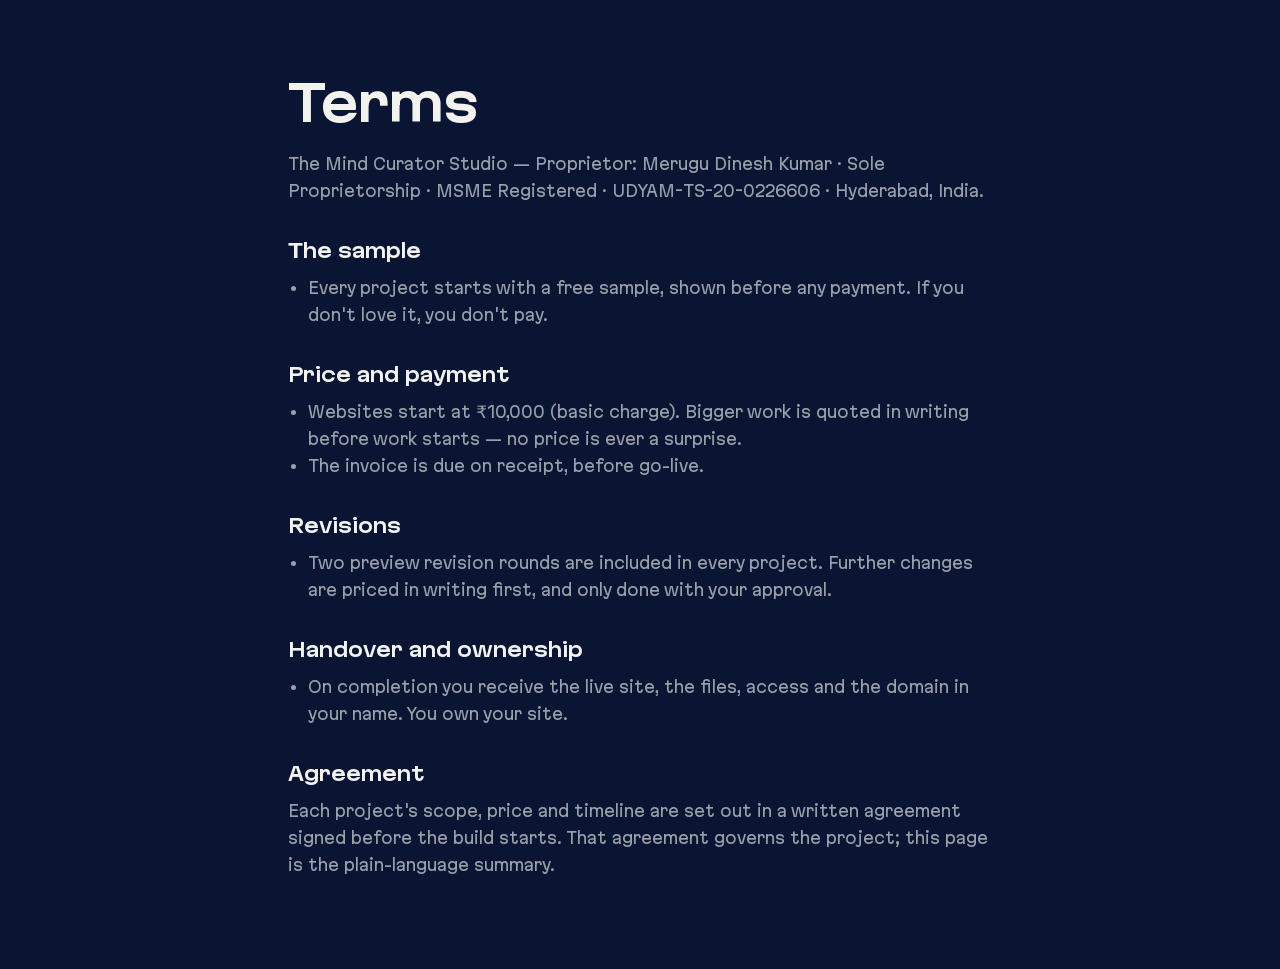
<file: terms.html>
<!doctype html>
<html lang="en">
<head>
<meta charset="utf-8">
<meta name="viewport" content="width=device-width, initial-scale=1">
<title>Terms — MindCurator Studio</title>
<meta name="description" content="How MindCurator Studio works: samples, revisions, payment and handover.">
<link rel="stylesheet" href="assets/site.css?v=10">
<style>body{padding:48px 0 90px}.lp{max-width:760px;margin:0 auto;padding:0 clamp(16px,2.2vw,32px)}h1{font-size:clamp(32px,4.6vw,54px);letter-spacing:-.02em;margin:14px 0 8px}h2{font-size:21px;margin:30px 0 8px}p,li{color:#9aa0aa;line-height:1.6}ul{padding-left:20px}.back{color:#fb5e28;font-weight:600}</style>
</head>
<body>
<div class="lp">
<a class="back" href="./">← Back to the site</a>
<h1>Terms</h1>
<p>The Mind Curator Studio — Proprietor: Merugu Dinesh Kumar · Sole Proprietorship · MSME Registered · UDYAM-TS-20-0226606 · Hyderabad, India.</p>
<h2>The sample</h2>
<ul>
<li>Every project starts with a free sample, shown before any payment. If you don't love it, you don't pay.</li>
</ul>
<h2>Price and payment</h2>
<ul>
<li>Websites start at ₹10,000 (basic charge). Bigger work is quoted in writing before work starts — no price is ever a surprise.</li>
<li>The invoice is due on receipt, before go-live.</li>
</ul>
<h2>Revisions</h2>
<ul>
<li>Two preview revision rounds are included in every project. Further changes are priced in writing first, and only done with your approval.</li>
</ul>
<h2>Handover and ownership</h2>
<ul>
<li>On completion you receive the live site, the files, access and the domain in your name. You own your site.</li>
</ul>
<h2>Agreement</h2>
<p>Each project's scope, price and timeline are set out in a written agreement signed before the build starts. That agreement governs the project; this page is the plain-language summary.</p>
</div>
</body>
</html>
</file>
<file: assets/site.css>
/* MindCurator Prestige — own code, reference token system (exact values) */
@font-face{font-family:"Martian Display";font-style:normal;font-weight:300 700;font-display:swap;size-adjust:91%;src:url(fonts/martian-display-lat.woff2) format("woff2");unicode-range:U+0020-007E,U+00A0-00FF,U+0131,U+0152-0153,U+02C6,U+02DA,U+02DC,U+2000-206F,U+20AC,U+2122,U+2190-2193,U+2212}
@font-face{font-family:"Martian Display";font-style:normal;font-weight:300 700;font-display:swap;size-adjust:91%;src:url(fonts/martian-display-cyr.woff2) format("woff2");unicode-range:U+0400-045F,U+0490-0491,U+2116}
@font-face{font-family:"Martian Grotesk";font-style:normal;font-weight:300 700;font-display:swap;size-adjust:91%;src:url(fonts/martian-grotesk-lat.woff2) format("woff2");unicode-range:U+0020-007E,U+00A0-00FF,U+0131,U+0152-0153,U+02C6,U+02DA,U+02DC,U+2000-206F,U+20AC,U+2122,U+2190-2193,U+2212}
@font-face{font-family:"Martian Grotesk";font-style:normal;font-weight:300 700;font-display:swap;size-adjust:91%;src:url(fonts/martian-grotesk-cyr.woff2) format("woff2");unicode-range:U+0400-045F,U+0490-0491,U+2116}
:root{
  --bg:#0a1533; --bg-2:#12204a; --ink:#f2f2ef; --muted:#9aa0aa;
  --accent:#fb5e28; --accent-hi:#ff7a4d; --accent-ink:#090c12;
  --inv-bg:#f2f2ef; --inv-ink:#090c12; --inv-muted:#4d525b; --scrim:rgba(9,12,18,.64);
  --s-small:14px; --s-body:clamp(16px,.15vw + 15.4px,17px); --s-lead:clamp(20px,.9vw + 12px,26px);
  --s-head:clamp(30px,2.2vw + 14px,46px); --s-display:clamp(58px,9.4vw,180px);
  --m:clamp(16px,2.2vw,32px); --g:clamp(12px,1.4vw,24px); --r:clamp(12px,1.35vw,22px);
  --clear:calc(80px + env(safe-area-inset-bottom));
  --ease-out:cubic-bezier(.23,1,.32,1); --ease-io:cubic-bezier(.77,0,.175,1); --ease-soft:cubic-bezier(.33,1,.68,1);
  --fz:cubic-bezier(.3,.75,.15,1);
  --t-press:.14s; --t-hover:.18s; --t-ui:.24s; --t-reveal:.8s;
  color-scheme:dark;
}
*{box-sizing:border-box;margin:0;padding:0}
[hidden]{display:none!important}
html{scrollbar-color:#3a3f48 var(--bg)}
html.lenis,html.lenis body{height:auto}
.lenis.lenis-smooth{scroll-behavior:auto!important}
body{background:var(--bg);color:var(--ink);font-family:"Martian Grotesk",system-ui,-apple-system,"Segoe UI",Roboto,sans-serif;font-size:var(--s-body);line-height:1.5;-webkit-font-smoothing:antialiased;text-rendering:optimizeLegibility;overflow-x:hidden}
body.lock{overflow:hidden}
body.still *{animation:none!important;transition:none!important}
a{color:inherit;text-decoration:none}
button{font:inherit;color:inherit;background:none;border:0;cursor:pointer}
button:active{transform:scale(.97);transition:transform var(--t-press) var(--ease-out)}
.sr{position:absolute;width:1px;height:1px;overflow:hidden;clip:rect(0 0 0 0);white-space:nowrap}
.skip{position:fixed;z-index:100;left:var(--m);top:-80px;background:var(--ink);color:var(--bg);padding:10px 16px;border-radius:999px;text-decoration:none}
.skip:focus{top:12px}
h1,h2,h3,.op-word,.enter__word{font-family:"Martian Display","Martian Grotesk",sans-serif}
.pt{display:inline-block;width:.5em;height:.5em;border-radius:50%;background:var(--accent);flex:none}
.pt--stop{width:.165em;height:.165em;margin-left:.035em;vertical-align:baseline}
.roll{display:inline-block;position:relative;overflow:hidden;vertical-align:top}
.roll>span{display:block;transition:transform .38s var(--ease-io),opacity .22s}
.roll>span+span{position:absolute;inset:0;transform:translateY(105%);opacity:0}
.roll>span+span::after{content:attr(data-t)}
a:hover .roll>span,button:hover .roll>span{transform:translateY(-105%);opacity:0}
a:hover .roll>span+span,button:hover .roll>span+span{transform:translateY(0);opacity:1}
.name{font-family:"Martian Display","Martian Grotesk",sans-serif;white-space:nowrap}
.name__a{font-weight:300}
.name__b{font-weight:700}
.btn{display:inline-flex;align-items:center;gap:.6em;border:0;border-radius:999px;cursor:pointer;padding:.78em 1.2em;font:500 var(--s-small)/1 "Martian Grotesk",sans-serif;text-decoration:none;white-space:nowrap;transition:transform var(--t-press) var(--ease-out),background-color var(--t-hover) ease,color var(--t-hover) ease}
.btn:active{transform:scale(.97)}
.btn--tg{background:var(--accent);color:var(--accent-ink)}
.btn--tg .pt{background:var(--accent-ink);width:.45em;height:.45em}
.btn--tg:hover{background:var(--accent-hi)}
.btn--ink{background:var(--ink);color:var(--bg)}
.btn--ink:hover{background:#fff}

/* veil + enter */
.veil{position:fixed;inset:0;background:var(--bg);z-index:46;transition:opacity .42s var(--ease-out)}
.veil.is-off{opacity:0;pointer-events:none}
.enter{position:fixed;inset:0;z-index:47;display:flex;flex-direction:column;align-items:center;justify-content:center;gap:22px;background:var(--bg);transition:opacity .42s var(--ease-out)}
.dial-cv{position:absolute;inset:0;width:100%;height:100%;pointer-events:none}
.enter__word,.enter__hint,.enter__btns{position:relative;z-index:1}
.enter.is-off{opacity:0;pointer-events:none}
.enter__word{font-size:var(--s-display);font-weight:600;letter-spacing:-.03em;line-height:1;text-align:center;padding:0 var(--m)}
.enter__hint{color:var(--muted);font-size:var(--s-small)}
.enter__btns{display:flex;gap:12px;flex-wrap:wrap;justify-content:center;padding:0 var(--m)}
.enter__go{background:var(--accent);color:var(--accent-ink);font-weight:500;font-size:var(--s-small);padding:.78em 1.2em;border-radius:999px;transition:background var(--t-hover) var(--ease-out)}
.enter__go:hover{background:var(--accent-hi)}
.enter__mute{border:1px solid #f2f2ef24;font-weight:500;font-size:var(--s-small);padding:.78em 1.2em;border-radius:999px;transition:border-color var(--t-hover)}
.enter__mute:hover{border-color:#f2f2ef59}

/* menu */
.menu{position:fixed;inset:0;background:var(--bg);z-index:60;display:flex;flex-direction:column;justify-content:center;gap:44px;padding:88px var(--m) 104px;opacity:0;transition:opacity .2s var(--ease-out)}
.menu.is-on{opacity:1}
.menu__top{position:absolute;top:0;left:0;right:0;display:flex;align-items:baseline;justify-content:space-between;padding:16px var(--m);font-size:var(--s-small);font-weight:500;line-height:1.2}
.menu__mark{font-size:17px;letter-spacing:-.01em;white-space:nowrap}
.menu__mark .pt--stop{width:.2em;height:.2em}
.menu__x{font-size:var(--s-small);font-weight:500}
.menu__nav ol{list-style:none}
.menu__nav li{opacity:0;transform:translateY(16px);transition:opacity .36s var(--ease-out),transform .52s var(--ease-out)}
.menu.is-on .menu__nav li{opacity:1;transform:none}
.menu.is-on .menu__nav li:nth-child(2){transition-delay:40ms}
.menu__nav a{display:flex;align-items:flex-start;gap:14px;padding:5px 0}
.menu__n{min-width:2ch;padding-top:.62em;font:500 12px/1 "Martian Grotesk",sans-serif;font-variant-numeric:tabular-nums;letter-spacing:.02em;color:var(--muted)}
.menu__w{font:300 clamp(40px,12.5vw,60px)/1.05 "Martian Display","Martian Grotesk",sans-serif;letter-spacing:-.035em}
.menu__view{display:flex;align-items:baseline;gap:4px;padding-left:calc(2ch + 14px);font:500 17px/1 "Martian Grotesk",sans-serif;opacity:0;transform:translateY(16px);transition:opacity .36s var(--ease-out),transform .52s var(--ease-out)}
.menu.is-on .menu__view{opacity:1;transform:none;transition-delay:.17s}
.menu__k{margin-right:14px;font-size:12px;letter-spacing:.02em;color:var(--muted)}
.menu__vb{position:relative;padding:10px 8px 10px 0;margin-right:12px;color:var(--muted);font:inherit}
.menu__vb[aria-pressed="true"]{color:var(--ink)}
.menu__vb[aria-pressed="true"]::after{content:"";position:absolute;right:2px;bottom:calc(10px + .14em);width:5px;height:5px;border-radius:50%;background:var(--accent)}
@media (max-height:540px) and (min-width:761px){
  .menu{padding:60px var(--m) 72px;gap:22px}
  .menu__nav ol{display:grid;grid-template-columns:repeat(2,minmax(0,max-content));column-gap:56px;row-gap:2px}
  .menu__w{font-size:clamp(28px,9.5svh,44px)}
}

/* hero */
.hero{position:relative;height:calc(var(--n,5)*56svh + 100svh);--gw:min(42vw,(100svh - 300px)*1.45);--gh:calc(var(--gw)*.5625);--gr:calc(var(--gw)*.032);--gy:calc(var(--gh)*.62 + 12.5svh);--tabk:1}
.hero__pin{position:sticky;top:0;height:100svh;overflow:hidden}
.strip{position:absolute;inset:0;width:100%;height:100%;z-index:0}
.bar{position:absolute;top:0;left:0;right:0;z-index:6;display:flex;align-items:baseline;justify-content:space-between;gap:var(--g);padding:22px var(--m);font-size:var(--s-small);font-weight:500;line-height:1.2}
.bar__mark{font-size:17px;letter-spacing:-.01em;white-space:nowrap}
.bar__mark .pt--stop{width:.2em;height:.2em}
.bar__nav{display:none}
.bar__half{display:flex;gap:20px}
.bar__end{display:flex;gap:20px;align-items:baseline;margin-left:28px}
.bar__menu{display:none;color:var(--ink);font-weight:500;font-size:var(--s-small)}
.bar a:hover{color:#fff}
.gate{position:absolute;z-index:2;left:50%;top:calc(var(--gy) - var(--gh)/2);width:var(--gw);transform:translate(-50%)}
.gate__frame{position:relative;aspect-ratio:16/9;background:#000;border-radius:var(--gr);isolation:isolate;cursor:pointer;overflow:hidden}
.gate__v{position:absolute;inset:0;width:100%;height:100%;object-fit:cover;opacity:0;filter:grayscale(1) contrast(1.04);border-radius:var(--gr);transition:opacity .42s var(--ease-out),filter 1.1s var(--ease-soft)}
.gate__v.is-on{opacity:1}
.gate__v.is-graded{filter:grayscale(0) contrast(1)}
.gate__rows{position:absolute;z-index:2;left:calc(var(--gw)*.0332*var(--tabk));right:calc(var(--gw)*.0332*var(--tabk));bottom:calc(var(--gw)*.0332*var(--tabk));height:calc(var(--gw)*.0566*var(--tabk));font:500 calc(var(--gw)*.0293*var(--tabk))/1 "Martian Grotesk",sans-serif;transition:opacity .26s var(--ease-out)}
.gate__row{position:absolute;inset:0;display:flex;justify-content:space-between;align-items:stretch;gap:12px;opacity:0;visibility:hidden;transition:opacity .26s var(--ease-out),visibility 0s linear .26s}
.gate__row.is-on{opacity:1;visibility:visible;transition-delay:0s}
.gate__tab,.gate__play{display:inline-flex;align-items:center;border-radius:999px;background:var(--ink);color:var(--bg);white-space:nowrap}
.gate__tab{gap:calc(var(--gw)*.0137*var(--tabk));padding:0 calc(var(--gw)*.0254*var(--tabk))}
.gate__tab b{font-weight:500}
.gate__tab span{color:#62676f}
.gate__play{overflow:hidden;transition:background-color var(--t-hover) ease,transform var(--t-press) var(--ease-out)}
.gate__play:active{transform:scale(.96)}
.gate__play:hover{background:#fff}
.gate__pl{max-width:0;opacity:0;padding-left:0;transition:max-width .42s var(--ease-out),opacity .22s ease,padding .42s var(--ease-out)}
.gate__play:hover .gate__pl{max-width:16em;opacity:1;padding-left:calc(var(--gw)*.0254*var(--tabk))}
.gate__ic{width:calc(var(--gw)*.0566*var(--tabk));height:100%;flex:none;fill:currentColor}
.dots{position:absolute;z-index:3;left:50%;bottom:22px;transform:translate(-50%);display:flex;gap:2px}
.dots__b{width:30px;height:26px;padding:0;border:0;background:none;cursor:pointer;position:relative}
.dots__b::after{content:"";position:absolute;left:5px;right:5px;top:12px;height:2px;border-radius:1px;background:#4a505a;transition:background-color var(--t-hover) ease,transform var(--t-ui) var(--ease-out)}
.dots__b[aria-current="true"]::after{background:var(--accent)}
.dots__b:hover::after{background:var(--muted)}
.dots__b[aria-current="true"]:hover::after{background:var(--accent)}
.hero__tg{position:absolute;z-index:3;right:var(--m);bottom:22px}
.swipe{display:none}
@media (max-height:540px) and (min-width:761px){
  .hero{--gw:min(62vw,(100svh - 420px)*1.7778);--gy:44svh}
  .dots{bottom:84px}
}

/* make */
.make__scene{height:calc(var(--k,6)*62svh + 100svh);position:relative}
.make__pin{position:sticky;top:0;height:100svh;display:grid;grid-template-columns:minmax(0,5fr) minmax(0,7fr);gap:calc(var(--g)*2.5);align-items:center;padding:64px var(--m) 40px;overflow:hidden}
.make__side{display:flex;flex-direction:column;min-width:0}
.make__h{font-size:var(--s-lead);font-weight:500;line-height:1.5;margin-bottom:18px}
.flock{display:inline-block;width:3.4em;height:.9em;margin-right:.55em;vertical-align:-.12em}
.flock svg{display:block;width:100%;height:100%;overflow:visible;fill:none}
.flock path{fill:none;stroke:currentColor;stroke-width:1.4;stroke-linecap:round;stroke-linejoin:round}
.flock path:nth-child(1){stroke-width:1.5}
.flock path:nth-child(3){stroke-width:1.3}
.flock path:nth-child(4){stroke-width:1.15}
.flock path:nth-child(5){stroke-width:1}
.flock path:nth-child(6){stroke-width:.9}
.flock circle{fill:var(--accent)}
.make__list{list-style:none}
.make__item{border-top:1px solid rgba(242,242,239,.12)}
.make__item:last-child{border-bottom:1px solid rgba(242,242,239,.12)}
.make__b{display:flex;align-items:baseline;gap:18px;width:100%;padding:12px 0 11px;color:var(--muted);font-size:clamp(22px,1.7vw + 8px,38px);font-weight:500;letter-spacing:-.02em;line-height:1.12;text-align:left;transition:color var(--t-ui) ease}
.make__n{flex:none;width:2.2em;font-size:var(--s-small);font-weight:500;font-variant-numeric:tabular-nums;color:var(--muted)}
.make__item.is-on .make__b{color:var(--ink)}
.make__item.is-on .make__n{color:var(--accent)}
.make__b:hover{color:var(--ink)}
.make__price{margin-left:auto;color:var(--accent);font-weight:600;font-size:var(--s-body);white-space:nowrap;letter-spacing:0}
.make__more{display:grid;grid-template-rows:0fr;transition:grid-template-rows .52s var(--ease-out)}
.make__more>div{overflow:hidden;padding-left:calc(2.2*var(--s-small) + 18px)}
.make__item.is-on .make__more{grid-template-rows:1fr}
.make__s{color:var(--ink);max-width:46ch}
.make__ex{margin:6px 0 16px;font-size:var(--s-small);color:var(--muted)}
.make__ex a{color:var(--ink);text-decoration:underline;text-underline-offset:3px}
.make__lab{color:var(--muted);white-space:nowrap}
.make__tools{margin-top:18px;max-width:60ch;font-size:var(--s-small);color:var(--muted)}
.make__frame{position:relative;aspect-ratio:16/9;border-radius:var(--r);overflow:hidden;background:var(--bg-2);isolation:isolate;align-self:center}
.make__field{position:absolute;inset:0;width:100%;height:100%;display:block}
.make__win{position:absolute;inset:0;display:block;opacity:0;pointer-events:none;transition:opacity .32s ease}
.make__win.is-on{opacity:1;pointer-events:auto;cursor:pointer}
.make__win .make__v,.make__mw .make__v{position:absolute;inset:0;width:100%;height:100%;object-fit:cover}
.make__tab{position:absolute;left:clamp(12px,1.6vw,24px);bottom:clamp(12px,1.6vw,24px);display:inline-flex;gap:.5em;align-items:baseline;padding:.55em 1.05em;border-radius:999px;background:var(--ink);color:var(--bg);font-size:var(--s-small);line-height:1.2;white-space:nowrap}
.make__tab b{font-weight:500}
.make__tab span{color:#62676f}
.make__go{position:absolute;right:clamp(12px,1.6vw,24px);bottom:clamp(12px,1.6vw,24px);width:46px;height:46px;border-radius:50%;background:var(--ink);color:var(--bg);display:grid;place-items:center;transition:transform var(--t-ui) var(--ease-out)}
.make__go .gate__ic{width:100%;height:100%}
.make__win:hover .make__go{transform:scale(1.08)}
.make__mw{display:none}

/* op / about */
.op-track{height:900vh;position:relative}
.op-stage{position:sticky;top:0;height:100svh;overflow:hidden;background:var(--bg)}
.op-field,.op-line{position:absolute;inset:0;width:100%;height:100%}
.op-field{opacity:0}
.op-fade{position:absolute;inset:0;pointer-events:none;background:linear-gradient(var(--bg) 0,rgba(9,12,18,.9) 70px,rgba(9,12,18,0) 150px),linear-gradient(0deg,var(--bg) 0,rgba(9,12,18,0) 110px);z-index:1}
.op-planes{position:absolute;inset:0;pointer-events:none;z-index:2}
.op-pl{position:absolute;left:0;top:0;width:min(470px,44vw);padding:14px 15px;border-radius:calc(var(--r)*.7);background:#10141bd9;display:grid;gap:6px;align-content:start;opacity:0;visibility:hidden;will-change:transform,opacity}
.op-yr{font-size:11.5px;font-weight:500;letter-spacing:.01em;color:var(--muted);font-variant-numeric:tabular-nums}
.op-tt{font:600 17px/1.12 "Martian Display","Martian Grotesk",sans-serif;letter-spacing:-.015em}
.op-bd{font-size:12.5px;line-height:1.42;color:var(--muted)}
.op-media{position:relative;width:100%;aspect-ratio:16/9;margin-top:6px;border-radius:calc(var(--r)*.7);overflow:hidden;background:#000}
.op-media img{position:absolute;inset:0;width:100%;height:100%;object-fit:cover}
.op-tab{position:absolute;left:8px;bottom:8px;display:inline-flex;align-items:center;height:22px;padding:0 10px;border-radius:999px;background:var(--ink);color:var(--bg);font-size:10.5px;white-space:nowrap}
.op-tab b{font-weight:500}
.op-tab span{color:#62676f;white-space:pre}
.op-cnt{position:absolute;right:9px;bottom:10px;font-size:10px;font-weight:500;font-variant-numeric:tabular-nums;text-shadow:0 1px 8px rgba(5,6,9,.9)}
.op-head{position:absolute;z-index:3;left:var(--m);top:64px;pointer-events:none}
.op-h{font-size:var(--s-lead);font-weight:500;line-height:1.5}
.op-chap{display:flex;gap:14px;align-items:baseline;min-height:1.5em;margin-top:4px;font-size:var(--s-small);font-weight:500}
.op-n{font-variant-numeric:tabular-nums;color:var(--accent)}
.op-ct2{color:var(--ink)}
.op-year{position:absolute;z-index:3;right:var(--m);top:66px;pointer-events:none;font:600 clamp(30px,1.6vw + 18px,46px)/1 "Martian Display","Martian Grotesk",sans-serif;letter-spacing:-.02em;font-variant-numeric:tabular-nums}
.op-final{position:absolute;z-index:4;left:50%;top:46%;width:min(1180px,calc(100% - 2*var(--m)));transform:translate(-50%,-50%);display:grid;grid-template-columns:minmax(0,1fr);justify-items:center;gap:18px;text-align:center;opacity:0;visibility:hidden;transition:opacity .48s var(--ease-out),visibility 0s linear .48s}
.op-final.is-on{opacity:1;visibility:visible;transition-delay:0s}
.op-word{font:700 clamp(38px,7.4vw,120px)/1 "Martian Display","Martian Grotesk",sans-serif;letter-spacing:-.03em;white-space:nowrap;margin-bottom:6px}
.op-w-a{color:#8a9099;font-weight:500}
.op-copy{max-width:58ch;font-size:clamp(16px,.3vw + 14.5px,19px);line-height:1.5}
.op-facts{display:flex;flex-wrap:wrap;justify-content:center;gap:8px 28px;margin:0;font-size:var(--s-small)}
.op-facts>div{display:flex;gap:8px}
.op-facts dt{color:var(--muted)}
.op-facts dd{margin:0}
.op-cta{display:flex;flex-wrap:wrap;justify-content:center;align-items:center;gap:12px 26px;margin-top:2px;font-size:var(--s-small)}
.op-cl{display:inline-flex;flex-wrap:wrap;justify-content:center;gap:8px 22px;color:var(--muted)}
.op-cl a{color:var(--ink);text-decoration:underline;text-underline-offset:4px}
.op-last{display:flex;flex-wrap:wrap;justify-content:center;align-items:center;gap:6px 26px;font-size:13px;color:var(--muted)}
.op-again{display:inline-flex;align-items:center;gap:7px;padding:8px 2px;color:var(--muted);font:500 13px/1 "Martian Grotesk",sans-serif;transition:color .16s ease,transform var(--t-press) var(--ease-out)}
.op-again:active{transform:scale(.97)}
.op-again__ic{flex:none;width:13px;height:13px;fill:none;stroke:currentColor;stroke-width:2;stroke-linecap:round;stroke-linejoin:round;transition:transform .52s var(--ease-out)}
.op-again:hover{color:var(--ink)}
.op-again:hover .op-again__ic{transform:rotate(-200deg)}
.mo{position:relative;display:inline-block;flex:none;width:14px;height:14px}
.mo__arm{position:absolute;left:50%;top:.5px;width:1.5px;height:8.5px;margin-left:-.75px;border-radius:1px;background:currentColor;transform-origin:50% 0}
.mo__arm::before{content:"";position:absolute;left:50%;top:-1px;width:3px;height:3px;margin-left:-1.5px;border-radius:50%;background:currentColor}
.mo__arm::after{content:"";position:absolute;left:50%;top:100%;width:5.5px;height:5.5px;margin:-1.5px 0 0 -2.75px;border-radius:50%;background:currentColor;transition:background-color .24s ease}
.motion-sw[aria-pressed="true"] .mo__arm::after{background:var(--accent)}
.motion-sw .mo__off{display:none}
.motion-sw[aria-pressed="false"] .mo__off{display:inline}
.motion-sw[aria-pressed="false"] .mo__on{display:none}
.op-stage.fin .op-head,.op-stage.fin .op-year,.op-stage.fin .op-planes,.op-stage.fin .op-line{opacity:0;transition:opacity .3s}
.op-rotate{display:none}

/* full overlay */
.full{position:fixed;inset:0;z-index:44;background:var(--bg);opacity:0;transition:opacity .42s var(--fz);overflow:hidden}
.full.is-on{opacity:1}
.full__flow{position:absolute;inset:0;width:100%;height:100%;pointer-events:none}
.full__dial{position:absolute;inset:0;width:100%;height:100%;pointer-events:none;opacity:0;transition:opacity .38s ease}
.full.is-up .full__dial{opacity:1}
.full__pt{position:absolute;z-index:2;left:50%;top:47%;width:8px;height:8px;margin:-4px 0 0 -4px;border-radius:50%;background:var(--accent);opacity:0;transform:scale(.3);transition:opacity .3s ease,transform .46s var(--ease-out)}
.full.is-up .full__pt{opacity:1;transform:none;transition-delay:.26s}
.full__win{position:absolute;z-index:2;left:50%;top:47%;width:min(520px,42vw);aspect-ratio:16/9;transform:translate(-50%,-50%);border-radius:16px;overflow:hidden;background:var(--bg-2);clip-path:inset(50% 0 50% 0 round 16px);transition:clip-path .62s cubic-bezier(.2,.8,.2,1)}
.full.is-up .full__win{clip-path:inset(0 0 0 0 round 16px)}
.full__img,.full__v{position:absolute;inset:0;width:100%;height:100%;object-fit:cover;opacity:0;transform:scale(1.06);transition:opacity .32s ease,transform .9s var(--ease-out)}
.full__win.is-on .full__img,.full__win.is-on .full__v{opacity:1;transform:none}
.full__in{position:absolute;inset:0;z-index:3;pointer-events:none}
.full__lists{position:absolute;inset:0}
.full__list{list-style:none}
.full__g{position:absolute;left:0;top:0;padding:3px 5px;font-size:12px;line-height:18px;letter-spacing:.1em;text-transform:uppercase;color:var(--muted);white-space:nowrap;opacity:0;transition:opacity .4s ease}
.full.is-up .full__g{opacity:.85}
.full__it{position:absolute;left:0;top:0;display:block;padding:3px 5px;white-space:nowrap;pointer-events:auto;font-size:14px;line-height:18px;color:color-mix(in srgb,var(--ink) 68%,transparent);opacity:0;transition:opacity .36s ease,color .26s ease}
.full.is-up .full__it{opacity:1}
.full__it.is-on{color:var(--ink)}
.full__m{position:absolute;top:50%;transform:translateY(-50%);font-size:12px;color:var(--muted);white-space:nowrap;font-variant-numeric:tabular-nums}
.full__it[data-side="r"] .full__m{left:calc(100% + 4px)}
.full__it[data-side="l"] .full__m{right:calc(100% + 4px)}
.full__hint{position:absolute;z-index:3;left:50%;bottom:64px;transform:translate(-50%);width:min(560px,80vw);text-align:center;display:grid;gap:5px;opacity:0;transition:opacity .4s ease;pointer-events:none}
.full.is-up .full__hint{opacity:1;transition-delay:.42s}
.full__hs{font-size:15px;line-height:1.4;color:color-mix(in srgb,var(--ink) 80%,transparent)}
.full__hp{font-size:12.5px;color:var(--muted)}
.full__note{position:absolute;z-index:3;left:50%;bottom:22px;width:min(640px,60vw);transform:translate(-50%);text-align:center;font-size:12.5px;line-height:1.45;color:var(--muted);opacity:0;transition:opacity .4s ease}
.full.is-up .full__note{opacity:1;transition-delay:.7s}

/* back nav / view / dock / fab */
.back{position:fixed;top:0;left:0;right:0;z-index:40;display:grid;grid-template-columns:minmax(0,1fr) auto minmax(0,1fr);align-items:baseline;padding:22px calc(max(var(--m),5.333vw)) 0;font:500 var(--s-small)/1.2 "Martian Grotesk",sans-serif;pointer-events:none;opacity:0;transform:translateY(-8px);visibility:hidden;transition:opacity .24s var(--ease-out),transform .38s var(--ease-out),visibility 0s linear .38s}
.back::before{content:"";position:absolute;z-index:-1;inset:0 0 -34px;pointer-events:none;background:linear-gradient(to bottom,color-mix(in srgb,var(--bg) 74%,transparent),color-mix(in srgb,var(--bg) 0%,transparent))}
.back.is-on{opacity:1;transform:none;visibility:visible;transition-delay:0s}
.back a,.back button{pointer-events:auto;color:var(--ink);text-shadow:0 1px 14px rgba(5,6,9,.9),0 0 3px rgba(5,6,9,.5)}
.back__mark{justify-self:start;font-size:17px;letter-spacing:-.01em;white-space:nowrap}
.back__mark .pt--stop{width:.2em;height:.2em}
.back__nav{display:flex;gap:28px;justify-self:center}
.back__menu{display:none;justify-self:end;font:inherit}
.view{position:fixed;z-index:47;top:18px;right:calc(var(--m) - 8px);display:inline-flex;align-items:center;gap:6px;font:500 var(--s-small)/1 "Martian Grotesk",sans-serif}
.view__b{position:relative;height:30px;padding:0 8px;border-radius:6px;color:var(--muted);font:inherit;white-space:nowrap;text-shadow:0 1px 14px rgba(5,6,9,.9),0 0 3px rgba(5,6,9,.5);transition:color .24s ease,transform var(--t-press) var(--ease-out)}
.view__b[aria-pressed="true"]{color:var(--ink)}
.view__b:active{transform:scale(.96)}
.view__b[aria-pressed="false"]:hover{color:var(--ink)}
.view__pt{display:none;width:4.4px;height:4.4px;border-radius:50%;background:var(--accent);margin-left:4px;vertical-align:baseline}
.view__b[aria-pressed="true"] .view__pt{display:inline-block}
.dock{position:fixed;z-index:47;left:var(--m);bottom:calc(20px + env(safe-area-inset-bottom));display:inline-flex;align-items:center;gap:4px;padding:4px;border-radius:999px;background:color-mix(in srgb,var(--bg-2) 92%,transparent);backdrop-filter:blur(18px) saturate(1.3);-webkit-backdrop-filter:blur(18px) saturate(1.3);box-shadow:inset 0 0 0 1px color-mix(in srgb,var(--ink) 9%,transparent);font:500 13px/1 "Martian Grotesk",sans-serif;animation:dock-in .9s var(--ease-out) .16s backwards}
@keyframes dock-in{from{opacity:0;transform:translateY(8px)}to{opacity:1;transform:none}}
.dock__lang{position:relative;display:inline-flex;align-items:center;padding:0 4px;height:34px}
.dock__l{position:relative;padding:0 9px;height:34px;display:inline-flex;align-items:center;color:var(--muted);letter-spacing:.02em}
.dock__l[aria-current="page"]{color:var(--ink)}
.dock__l:hover{color:var(--ink)}
.dock__pt{position:absolute;left:0;bottom:5px;width:5px;height:5px;border-radius:50%;background:var(--accent);transform:translateX(17px);transition:transform .38s cubic-bezier(.3,1.4,.5,1)}
.dock__sound{display:inline-flex;align-items:center;gap:10px;height:34px;padding:0 14px 0 12px;border-radius:999px;background:color-mix(in srgb,var(--ink) 6%,transparent);color:var(--muted);font:inherit;white-space:nowrap;transition:background-color .24s ease,color .24s ease,transform var(--t-press) var(--ease-out)}
.dock__sound.is-on{color:var(--ink)}
.dock__sound:active{transform:scale(.96)}
.dock__sound:hover{background:color-mix(in srgb,var(--ink) 11%,transparent);color:var(--ink)}
.dock__eq{display:inline-flex;align-items:center;height:14px}
.dock__eq i{display:block;width:2px;height:2px;margin-right:2.4px;border-radius:1px;background:var(--muted)}
.dock__eq i:last-child{margin-right:0}
.dock__sound.is-on .dock__eq i{background:var(--accent);animation:eq .9s ease-in-out infinite alternate}
.dock__eq i:nth-child(1){height:8px}.dock__eq i:nth-child(2){height:13px;animation-delay:.15s}.dock__eq i:nth-child(3){height:6px;animation-delay:.3s}.dock__eq i:nth-child(4){height:11px;animation-delay:.45s}.dock__eq i:nth-child(5){height:7px;animation-delay:.6s}
@keyframes eq{from{transform:scaleY(.5)}to{transform:scaleY(1.25)}}
.fab-a{position:fixed;right:var(--m);bottom:calc(20px + env(safe-area-inset-bottom));z-index:40}
.fab{display:inline-flex;align-items:center;gap:9px;padding:11px 15px 11px 13px;border-radius:999px;background:var(--accent);color:var(--accent-ink);font:500 var(--s-small)/1 "Martian Grotesk",sans-serif;opacity:0;transform:translateY(12px);pointer-events:none;transition:opacity var(--t-ui) var(--ease-out),transform var(--t-ui) var(--ease-out),background-color var(--t-hover) ease}
.fab .pt{width:7px;height:7px;background:var(--accent-ink)}
.fab.is-on{opacity:1;transform:none;pointer-events:auto}
.fab:active{transform:scale(.97)}
.fab:hover{background:var(--accent-hi)}

/* viewer */
.viewer{position:fixed;inset:0;z-index:70;background:#05060985;backdrop-filter:blur(4px);display:flex;align-items:center;justify-content:center;opacity:0;transition:opacity .3s var(--ease-out)}
.viewer.is-on{opacity:1}
.viewer__in{position:relative;width:100%;height:100%;display:grid;grid-template-rows:1fr auto;place-items:center;gap:18px;padding:72px var(--m) 28px}
.viewer__frame{width:min(100%,(100svh - 200px)*16/9);aspect-ratio:16/9;background:#000;border-radius:var(--r);overflow:hidden}
.viewer__frame video,.viewer__frame img{width:100%;height:100%;object-fit:cover;display:block}
.viewer__meta{width:min(100%,(100svh - 200px)*16/9);display:grid;grid-template-columns:auto 1fr auto;gap:18px;align-items:baseline;font-size:var(--s-small)}
.viewer__label,.viewer__w{color:var(--muted)}
.viewer__t{font-weight:500}
.viewer__x{position:absolute;top:20px;right:var(--m)}

/* cursor */
.cur{position:fixed;top:0;left:0;z-index:90;pointer-events:none;display:none}
@media (hover:hover) and (pointer:fine){.cur{display:block}html.cur-on,html.cur-on a,html.cur-on button{cursor:none!important}}
.cur__p{position:absolute;left:-5px;top:-5px;width:10px;height:10px;border-radius:50%;background:var(--accent);box-shadow:0 0 0 1.5px #090c128c;transition:transform .24s var(--ease-out),opacity .16s ease}
.cur__r{position:absolute;left:-19px;top:-19px;width:38px;height:38px;border-radius:50%;border:1.5px solid color-mix(in srgb,var(--ink) 72%,transparent);box-shadow:0 0 0 1px #090c124d;opacity:0;transform:scale(.35);transition:transform .3s var(--ease-out),opacity .18s ease}
.cur[data-mode="link"] .cur__r{opacity:1;transform:scale(1)}
.cur[data-mode="link"] .cur__p{transform:scale(.6)}
.cur__l{position:absolute;left:0;top:0;display:inline-flex;align-items:center;gap:7px;height:36px;padding:0 15px 0 12px;border-radius:999px;background:var(--ink);color:var(--bg);font:500 13.5px/1 "Martian Grotesk",sans-serif;letter-spacing:.01em;white-space:nowrap;box-shadow:0 10px 28px -10px #050609b3;opacity:0;transform:translate(-50%,-50%) scale(.3);transition:transform .32s cubic-bezier(.3,1.3,.5,1),opacity .16s ease}
.cur[data-mode="watch"] .cur__l{opacity:1;transform:translate(-50%,-50%) scale(1)}
.cur[data-mode="watch"] .cur__p,.cur[data-mode="watch"] .cur__r{opacity:0}
.cur__ic{width:12px;height:12px;flex:none}
.cur__ic path{fill:var(--accent)}

/* mobile */
@media (max-width:760px){
  .hero{height:calc(var(--n,5)*50svh + 100svh);--gw:86vw;--gy:41svh;--tabk:1.6}
  .hero__pin{height:100dvh}
  .bar{padding:16px var(--m)}
  .bar__name,.name{font-size:16px}
  .bar__nav{display:none}
  .bar__end{margin-left:auto}
  .bar__menu{display:inline-block}
  .gate{top:calc(var(--gy) - var(--gh)/2)}
  .dots{bottom:calc(74px + env(safe-area-inset-bottom))}
  .dots__b{width:24px}
  .hero__tg{display:none}
  .swipe{display:flex;position:absolute;z-index:3;left:50%;top:calc(70.5svh + 24px);transform:translate(-50%,-50%);flex-direction:column;align-items:center;gap:9px;pointer-events:none;opacity:0;transition:opacity .5s var(--ease-out)}
  .hero.is-top .swipe{opacity:1;transition-delay:.9s}
  .swipe__ic{width:16px;height:30px;overflow:visible}
  .swipe__ic path{fill:none;stroke:var(--ink);stroke-width:1.6;stroke-linecap:round;stroke-linejoin:round}
  .swipe__ic circle{fill:var(--accent)}
  .swipe__ic>*{transform-box:fill-box;transform-origin:50% 50%;animation:swipe-rise 1.9s var(--ease-out) infinite}
  .swipe__ic>:nth-child(2){animation-delay:.16s}
  .swipe__ic>:nth-child(3){animation-delay:.32s}
  .swipe__t{font-size:12px;font-weight:500;letter-spacing:.04em;color:var(--muted)}
  @keyframes swipe-rise{0%,100%{transform:translateY(0);opacity:.6}50%{transform:translateY(-6px);opacity:1}}
  .view{display:none}
  .make__scene{height:auto}
  .make__pin{position:relative;height:auto;display:block;padding:104px var(--m) 84px}
  .make__h{margin-bottom:14px}
  .make__frame{display:none}
  .make__more,.make__item.is-on .make__more{grid-template-rows:1fr;transition:none}
  .make__more>div{padding-left:0;padding-bottom:30px}
  .make__b{color:var(--ink);cursor:default;font-size:24px;padding:22px 0 16px;gap:14px}
  .make__n{width:auto}
  .make__mw{display:block;position:relative;aspect-ratio:16/9;border-radius:var(--r);overflow:hidden;background:var(--bg-2);margin-bottom:12px}
  .make__s{margin-top:16px;font-size:16px}
  .make__ex{margin:8px 0 0}
  .make__item:last-child{border-bottom:0}
  .op-track{height:800vh}
  .op-head{top:52px}
  .op-year{top:54px;font-size:26px}
  .op-chap{gap:10px;font-size:13px}
  .op-pl{width:min(470px,calc(100vw - 2*var(--m)))}
  .op-final{gap:14px}
  .op-copy{font-size:15px}
  .op-facts{gap:4px 18px;font-size:13px}
  .op-word{font-size:clamp(34px,10.5vw,44px);white-space:normal}
  .full{overflow-y:auto;overscroll-behavior:contain}
  .full__flow,.full__dial,.full__pt,.full__win{display:none}
  .full__in{position:relative;inset:auto;min-height:100%;padding:62px var(--m) calc(48px + env(safe-area-inset-bottom))}
  .full__lists{position:static;pointer-events:auto}
  .full__hint{position:static;transform:none;width:auto;text-align:left;opacity:1}
  .full__it{position:static;display:flex;align-items:baseline;gap:10px;padding:7px 0;white-space:normal;font-size:16px;line-height:20px;opacity:1;pointer-events:auto}
  .full__m{position:static;transform:none;display:inline;font-size:12px}
  .full__g{position:static;margin:22px 0 4px;opacity:.85}
  .full__note{position:static;transform:none;width:auto;max-width:34em;margin:28px 0 0;text-align:left;opacity:1}
  .dock__st{display:none}
  .back{padding:16px var(--m) 0}
  .back__nav{display:none}
  .back__menu{display:block}
  .viewer__x{top:20px;right:var(--m)}
}
@media (prefers-reduced-motion: reduce){
  *,*::before,*::after{animation-duration:.01ms!important;transition-duration:.01ms!important}
}

/* ---------- tail rebuild 2026-11-23 (What we make → end) ---------- */
.t-wrap{max-width:1240px;margin:0 auto;padding:0 var(--m)}
.t-svc,.t-who,.t-about,.t-deal,.t-proc,.t-price,.t-faq,.t-contact{padding:clamp(72px,11vh,130px) 0;border-top:1px solid rgba(242,242,239,.09)}
.rv{opacity:0;transform:translateY(30px);transition:opacity .8s var(--ease-out),transform .8s var(--ease-out)}
.rv.in{opacity:1;transform:none}
.rv.d1{transition-delay:.08s}.rv.d2{transition-delay:.16s}.rv.d3{transition-delay:.24s}
.t-kick{font:600 12px/1 "Martian Grotesk",sans-serif;letter-spacing:.22em;text-transform:uppercase;color:var(--accent);margin-bottom:18px}
.t-h{font-size:clamp(40px,5.6vw,84px);font-weight:600;letter-spacing:-.03em;line-height:1.02}
.t-h>span{display:block}
.t-h2{font-size:var(--s-head);font-weight:600;letter-spacing:-.02em;line-height:1.08}
.t-lede{font-size:var(--s-lead);color:var(--muted);max-width:56ch;margin-top:18px;line-height:1.45}
.t-note{color:var(--muted);margin-top:26px;font-size:var(--s-lead)}
.t-note strong{color:var(--ink)}
.t-num{font:600 clamp(15px,1.4vw,19px)/1 "Martian Display",sans-serif;color:var(--accent)}
.t-svcs{margin-top:clamp(36px,6vh,64px);border-bottom:1px solid rgba(242,242,239,.09)}
.t-svc-it{display:grid;grid-template-columns:64px 1fr 40px;gap:var(--g);align-items:start;padding:28px 14px;border-top:1px solid rgba(242,242,239,.09);transition:background-color .3s ease,padding-left .3s var(--ease-out)}
.t-svc-it:hover{background:var(--bg-2);padding-left:22px}
.t-svc-t{font-size:clamp(22px,2.4vw,32px);font-weight:600;letter-spacing:-.01em;transition:color .25s ease}
.t-svc-it:hover .t-svc-t{color:var(--accent-hi)}
.t-tag{display:inline-block;vertical-align:middle;font:600 10.5px/1 "Martian Grotesk",sans-serif;letter-spacing:.14em;text-transform:uppercase;color:var(--accent-ink);background:var(--accent);border-radius:999px;padding:5px 9px;margin-left:10px}
.t-punch{font-size:var(--s-lead);margin-top:6px}
.t-txt{color:var(--muted);max-width:62ch;margin-top:8px}
.t-arrow{font-size:22px;color:var(--muted);transition:transform .3s var(--ease-out),color .25s}
.t-svc-it:hover .t-arrow{transform:translateX(6px);color:var(--accent)}
.t-marq{overflow:hidden;margin-top:34px;border-top:1px solid rgba(242,242,239,.09);border-bottom:1px solid rgba(242,242,239,.09);padding:20px 0}
.t-marq-in{display:flex;gap:26px;width:max-content;align-items:baseline;animation:tmarq 30s linear infinite}
.t-marq:hover .t-marq-in{animation-play-state:paused}
.t-marq-in span{font-family:"Martian Display",sans-serif;font-size:clamp(24px,3.4vw,44px);font-weight:500;white-space:nowrap}
.t-marq-in i{color:var(--accent);font-style:normal;font-size:22px}
@keyframes tmarq{to{transform:translateX(-50%)}}
.t-big{font-size:clamp(22px,2.6vw,34px);line-height:1.4;max-width:26em;margin-top:22px;font-weight:400}
.t-facts{display:grid;grid-template-columns:repeat(4,1fr);gap:var(--g);margin-top:44px}
.t-fact{border-top:2px solid var(--accent);padding-top:14px}
.t-fact-k{display:block;color:var(--muted);font-size:var(--s-small)}
.t-fact-v{display:block;font-size:clamp(17px,1.6vw,21px);font-weight:600;margin-top:5px}
.t-deal-h{font-size:clamp(38px,6vw,88px);font-weight:600;letter-spacing:-.03em;line-height:1.02}
.t-deal-grid{display:grid;grid-template-columns:1fr 1fr;gap:var(--g);margin-top:44px}
.t-deal-it{background:var(--bg-2);border-radius:var(--r);padding:26px;transition:transform .3s var(--ease-out)}
.t-deal-it:hover{transform:translateY(-4px)}
.t-deal-it h3{font-size:20px;font-weight:600;margin-bottom:8px}
.t-deal-it p{color:var(--muted)}
.t-proc-grid{display:grid;grid-template-columns:minmax(280px,420px) 1fr;gap:clamp(30px,5vw,80px);align-items:start}
.t-proc-side{position:sticky;top:110px}
.t-prog{height:3px;background:rgba(242,242,239,.14);border-radius:99px;margin-top:30px;overflow:hidden}
.t-prog span{display:block;height:100%;width:0;background:var(--accent);transition:width .2s linear}
.t-steps{list-style:none}
.t-step{display:grid;grid-template-columns:64px 1fr;gap:var(--g);padding:24px 10px;border-top:1px solid rgba(242,242,239,.09);transition:background-color .3s}
.t-step:hover{background:var(--bg-2)}
.t-step h3{font-size:clamp(20px,2vw,27px);font-weight:600}
.t-step p{color:var(--muted);margin-top:5px;max-width:55ch}
.t-price-h{font-size:clamp(34px,5vw,72px);font-weight:600;letter-spacing:-.025em;line-height:1.05}
.t-price-n{color:var(--accent)}
.t-inc{list-style:none;margin-top:36px;display:grid;grid-template-columns:1fr 1fr;gap:14px var(--g)}
.t-inc li{border-top:1px solid rgba(242,242,239,.14);padding-top:13px;font-size:var(--s-lead)}
.t-faqs{margin-top:36px;border-bottom:1px solid rgba(242,242,239,.09)}
.t-faq-it{border-top:1px solid rgba(242,242,239,.09)}
.t-faq-q{width:100%;display:flex;justify-content:space-between;align-items:center;gap:16px;text-align:left;padding:21px 6px;font-size:clamp(17px,1.8vw,21px);font-weight:600}
.t-faq-x{font-size:24px;color:var(--accent);transition:transform .35s var(--ease-out);flex:none}
.t-faq-it.open .t-faq-x{transform:rotate(45deg)}
.t-faq-a{max-height:0;overflow:hidden;transition:max-height .45s var(--ease-io)}
.t-faq-a p{color:var(--muted);padding:0 6px 22px;max-width:64ch}
.t-contact-grid{display:grid;grid-template-columns:1.15fr .85fr;gap:clamp(28px,4vw,64px);margin-top:40px;align-items:start}
.t-form{display:grid;gap:16px}
.t-form label{display:grid;gap:7px;font-size:var(--s-small);color:var(--muted);font-weight:600}
.t-form input,.t-form textarea{background:var(--bg-2);border:1px solid rgba(242,242,239,.16);border-radius:12px;color:var(--ink);font:400 var(--s-body)/1.4 "Martian Grotesk",sans-serif;padding:13px 15px;resize:vertical}
.t-form input:focus,.t-form textarea:focus{outline:2px solid var(--accent);outline-offset:1px;border-color:transparent}
.t-send{justify-self:start}
.t-form-note{color:var(--muted);font-size:var(--s-small)}
.t-routes{display:grid;gap:14px}
.t-route{display:block;background:var(--bg-2);border-radius:var(--r);padding:20px 22px;transition:transform .3s var(--ease-out),background-color .25s}
.t-route:hover{transform:translateY(-3px);background:#171c25}
.t-route-k{display:block;color:var(--accent);font:600 11px/1 "Martian Grotesk",sans-serif;letter-spacing:.18em;text-transform:uppercase}
.t-route-v{display:block;font-size:clamp(16px,1.7vw,20px);font-weight:600;margin-top:7px;overflow-wrap:anywhere}
.t-foot{border-top:1px solid rgba(242,242,239,.09);padding:52px 0 calc(var(--clear) + 30px)}
.t-foot-name{font-size:24px;margin-bottom:16px}
.t-foot-line{color:var(--muted);margin-top:6px}
.t-foot-links{display:flex;flex-wrap:wrap;gap:10px 26px;margin-top:18px}
.t-foot-links a{font-weight:600}
.t-foot-links a:hover{color:var(--accent-hi)}
@media (max-width:760px){
  .t-svc-it{grid-template-columns:40px 1fr;padding:22px 6px}
  .t-svc-it:hover{padding-left:10px}
  .t-arrow{display:none}
  .t-facts{grid-template-columns:1fr 1fr}
  .t-deal-grid,.t-inc,.t-contact-grid{grid-template-columns:1fr}
  .t-proc-grid{grid-template-columns:1fr}
  .t-proc-side{position:static}
  .t-step{grid-template-columns:44px 1fr;padding:20px 4px}
}
@media (prefers-reduced-motion: reduce){
  .rv{opacity:1;transform:none;transition:none}
  .t-marq-in{animation:none}
}
@media (max-width:760px){
  .back__mark{font-size:13.5px;letter-spacing:-.02em}
  .back__nav{display:none}
  .back__menu{padding:.6em .9em;grid-column:3}
}

/* ---------- tail v2: films + scroll scenes (Buddy's fix order 2026-11-23) ---------- */
.t-scene{height:520vh;position:relative;margin-top:clamp(30px,5vh,54px)}
.t-scene-pin{position:sticky;top:0;height:100vh;display:grid;grid-template-columns:1.05fr .95fr;gap:clamp(24px,4vw,64px);align-items:center;padding:90px 0 60px}
.t-frame{position:relative;border-radius:var(--r);overflow:hidden;aspect-ratio:16/10;background:var(--bg-2)}
.t-fv{position:absolute;inset:0;width:100%;height:100%;object-fit:cover;opacity:0;transform:scale(1.06);transition:opacity .7s var(--ease-out),transform 1.1s var(--ease-out)}
.t-fv.is-on{opacity:1;transform:scale(1)}
.t-frame-tab{position:absolute;left:14px;bottom:14px;background:rgba(9,12,18,.72);backdrop-filter:blur(6px);padding:8px 13px;border-radius:999px;font-size:var(--s-small);font-weight:600}
.t-panels{position:relative;min-height:300px}
.t-panel{position:absolute;inset:0;opacity:0;transform:translateY(36px);pointer-events:none;transition:opacity .55s var(--ease-out),transform .55s var(--ease-out)}
.t-panel.is-on{opacity:1;transform:none;pointer-events:auto}
.t-panel .t-num{font-size:21px}
.t-panel .t-svc-t{font-size:clamp(30px,3.6vw,52px);margin-top:12px}
.t-panel .t-punch{font-size:clamp(21px,2.2vw,29px);margin-top:12px}
.t-panel .t-txt{font-size:var(--s-lead);margin-top:14px}
.t-dots{position:absolute;left:54%;bottom:34px;display:flex;gap:10px}
.t-dot{width:34px;height:5px;border-radius:99px;background:rgba(242,242,239,.22);transition:background-color .3s;padding:0}
.t-dot.is-on{background:var(--accent)}
.t-band{position:relative;border-radius:var(--r);overflow:hidden;height:clamp(240px,44vh,430px);margin-top:44px}
.t-band-v{position:absolute;left:0;top:-18%;width:100%;height:136%;object-fit:cover;will-change:transform}
.t-band-t{position:absolute;left:20px;bottom:18px;font-family:"Martian Display",sans-serif;font-size:clamp(19px,2.4vw,30px);font-weight:600;text-shadow:0 2px 18px rgba(5,6,9,.85)}
.t-deal{background:var(--inv-bg);color:var(--inv-ink)}
.t-deal .t-lede,.t-deal .t-deal-it p{color:var(--inv-muted)}
.t-deal-it{background:#fff;box-shadow:0 10px 34px rgba(9,12,18,.08)}
.t-deal-it:hover{transform:translateY(-4px)}
.t-steps .t-step.rv{transform:translateX(-38px)}
.t-steps .t-step:nth-child(even).rv{transform:translateX(-14px) translateY(14px)}
.t-steps .t-step.rv.in{transform:none}
@media (max-width:760px){
  .t-scene{height:auto}
  .t-scene-pin{position:static;height:auto;display:block;padding:0}
  .t-frame{position:sticky;top:64px;z-index:6;aspect-ratio:16/9}
  .t-panels{min-height:0;margin-top:8px}
  .t-panel{position:static;opacity:1;transform:none;pointer-events:auto;padding:26px 2px;border-top:1px solid rgba(242,242,239,.09)}
  .t-dots{display:none}
  .t-band{height:230px}
}

/* ---------- tail v3: pinned-poster direction (taste skill, seed 361526906) ---------- */
.t-who{border-top:0}
.t-statement{font-size:clamp(24px,2.9vw,36px);line-height:1.35;max-width:30em;font-weight:500}
.t-about3{position:relative}
.t-pinwrap{position:relative}
.t-pintitle{display:flex;flex-direction:column;justify-content:center;padding:clamp(70px,10vh,120px) var(--m) 10px}
.t-pintitle span{font-family:"Martian Display",sans-serif;font-size:clamp(56px,11.5vw,168px);font-weight:600;letter-spacing:-.03em;line-height:.92}
.t-pass{position:relative;z-index:1;padding:6svh 0 20svh}
.t-pass-it{width:min(30vw,430px);margin:0 auto 60svh}
.t-pass-it:nth-child(odd){transform:translateX(-16vw)}
.t-pass-it:nth-child(even){transform:translateX(16vw)}
.t-pass-it:last-child{margin-bottom:10svh}
.t-pass-it img{width:100%;aspect-ratio:4/5;object-fit:cover;display:block}
.t-pass-it figcaption{margin-top:14px;max-width:300px}
.t-pass-it figcaption b{display:block;font-size:18px;margin-bottom:5px}
.t-pass-it figcaption span{color:var(--muted);font-size:16px;line-height:1.5}
.t-fansec{background:#060f2a}
.t-fan{height:400svh;position:relative}
.t-fan-stage{position:sticky;top:0;height:100svh;overflow:hidden}
.t-fan-head{position:absolute;top:110px;left:var(--m);max-width:520px;z-index:3}
.t-fan-head p{color:var(--muted);font-size:17px;margin-top:12px}
.t-fan-cards{position:absolute;inset:0}
.t-card{position:absolute;left:50%;top:56%;width:340px;height:400px;border-radius:20px;padding:28px;transform:translate(-50%,130%);display:flex;flex-direction:column}
.t-card>*{max-width:216px}
.t-card h3{font-size:27px;font-weight:700;line-height:1.08;letter-spacing:-.01em;text-transform:uppercase}
.t-card img{width:60%;aspect-ratio:4/3;object-fit:cover;margin:auto 0}
.t-card p{font-size:16px;line-height:1.45}
.t-card[data-c="0"]{background:var(--accent);color:var(--accent-ink)}
.t-card[data-c="1"]{background:var(--inv-bg);color:var(--inv-ink)}
.t-card[data-c="2"]{background:#39415a;color:var(--ink)}
.t-card[data-c="3"]{background:#1a2a5e;color:var(--ink)}
.t-verbs{background:#060f2a}
.t-verb-panel{position:relative;height:150svh;overflow:hidden}
.t-verb-img{position:absolute;inset:0;width:100%;height:100%;object-fit:cover;filter:brightness(.5)}
.t-verb-word{position:sticky;top:36svh;font-family:"Martian Display",sans-serif;font-size:clamp(64px,15.5vw,280px);font-weight:700;letter-spacing:-.03em;text-align:center;line-height:1;color:var(--ink);text-shadow:0 4px 44px rgba(5,6,9,.65);padding-top:6svh}
.t-verb-line{position:absolute;left:var(--m);bottom:34px;max-width:520px;font-size:18px;line-height:1.5;color:var(--ink);text-shadow:0 2px 16px rgba(5,6,9,.9)}
.t-verb-line b{color:#fff}
.t-ticketsec{background:var(--accent);padding:clamp(80px,12vh,140px) var(--m)}
.t-ticket{position:relative;max-width:1060px;margin:0 auto;background:var(--inv-bg);color:var(--inv-ink);display:grid;grid-template-columns:7fr 3fr}
.t-ticket-main{padding:44px}
.t-ticket-t{font-size:clamp(28px,3.6vw,50px);font-weight:600;letter-spacing:-.02em;line-height:1.05;max-width:12em}
.t-ticket-cols{display:flex;gap:44px;margin-top:56px;flex-wrap:wrap}
.t-ticket-cols p{font-size:17px;line-height:1.55;color:var(--inv-muted)}
.t-ticket-stub{padding:36px 16px;display:flex;flex-direction:column;align-items:center;text-align:center}
.t-ticket-price{font-family:"Martian Display",sans-serif;font-size:clamp(36px,4.3vw,60px);font-weight:700;letter-spacing:-.02em;margin-top:auto;white-space:nowrap}
.t-ticket-from{color:var(--inv-muted);font-size:15px;margin-top:4px}
.t-ticket-btn{margin-top:auto;background:var(--inv-ink);color:var(--inv-bg);font-weight:600;padding:17px 10px;width:100%;text-align:center;transition:background-color .25s}
.t-ticket-btn:hover{background:#232833}
.t-notch{position:absolute;left:70%;width:28px;height:28px;border-radius:50%;background:var(--accent);transform:translateX(-50%)}
.t-notch-t{top:-14px}.t-notch-b{bottom:-14px}
.t-perf{position:absolute;top:14px;bottom:14px;left:70%;width:6px;transform:translateX(-50%);background-image:radial-gradient(circle,var(--accent) 2.6px,transparent 3px);background-size:6px 17px;background-repeat:repeat-y}
.t-ticket-note{text-align:center;color:var(--accent-ink);font-weight:600;margin-top:30px;font-size:17px}
.t-faq3{padding:clamp(72px,11vh,130px) 0}
.t-faq3-row{display:grid;grid-template-columns:1fr 1fr;gap:12px var(--g);margin-bottom:80px;align-items:baseline}
.t-faq3-row:last-child{margin-bottom:0}
.t-faq3-h{font-size:clamp(26px,2.6vw,40px);font-weight:600;color:var(--muted)}
.t-faq3-row h3{font-size:clamp(24px,2.5vw,38px);font-weight:600;line-height:1.12;letter-spacing:-.01em}
.t-faq3-row p{color:var(--muted);font-size:17.5px;line-height:1.55;max-width:42ch}
.t-cta{position:relative;height:92svh;overflow:hidden;background:#060f2a}
.t-cta-v{position:absolute;inset:0;width:100%;height:100%;object-fit:cover;filter:brightness(.82)}
.t-cta-in{position:absolute;right:var(--m);bottom:12%;width:min(38vw,520px)}
.t-cta-h{font-size:clamp(30px,3.4vw,54px);font-weight:600;letter-spacing:-.02em;line-height:1.06;text-shadow:0 3px 26px rgba(5,6,9,.8)}
.t-cta-in p{font-size:17px;line-height:1.55;margin:18px 0 26px;text-shadow:0 2px 14px rgba(5,6,9,.85)}
.t-foot3{background:var(--inv-bg);color:var(--inv-ink);overflow:hidden;padding-top:clamp(70px,10vh,110px)}
.t-foot3-grid{display:grid;grid-template-columns:7fr 3fr;gap:40px}
.t-foot3-h{font-size:clamp(38px,4.8vw,72px);font-weight:600;letter-spacing:-.025em;line-height:1.02}
.t-form--foot{margin-top:36px;max-width:520px}
.t-form--foot label{color:var(--inv-muted)}
.t-form--foot input,.t-form--foot textarea{background:#fff;border-color:rgba(9,12,18,.25);color:var(--inv-ink)}
.t-form--foot .t-form-note{color:var(--inv-muted)}
.t-foot3-btn{background:var(--inv-ink);color:var(--inv-bg);font-weight:600;padding:16px 22px;border-radius:999px;justify-self:start;transition:background-color .25s}
.t-foot3-btn:hover{background:#232833}
.t-foot3-links{display:flex;flex-direction:column;gap:14px;font-size:16px;font-weight:600;padding-top:10px}
.t-foot3-links a:hover{color:var(--accent)}
.t-foot3-legal{display:flex;justify-content:space-between;gap:14px 40px;flex-wrap:wrap;color:var(--inv-muted);font-size:13.5px;margin-top:64px}
.t-foot3-name{font-family:"Martian Display",sans-serif;font-size:27.5vw;font-weight:700;letter-spacing:-.03em;line-height:.8;white-space:nowrap;transform:translateY(26%);margin-top:10px}
@media (max-width:760px){
  .t-pintitle span{font-size:16.5vw}
  .t-pass-it{width:72vw;margin-bottom:48px}
  .t-pass-it:nth-child(odd){transform:translateX(-9vw)}
  .t-pass-it:nth-child(even){transform:translateX(9vw)}
  .t-fan{height:auto}
  .t-fan-stage{position:static;height:auto;overflow:visible;padding:70px 0 84px}
  .t-fan-head{position:static;padding:0 var(--m)}
  .t-fan-cards{position:static;display:flex;gap:14px;overflow-x:auto;scroll-snap-type:x mandatory;padding:30px var(--m) 6px;margin-top:8px}
  .t-card{position:static;flex:0 0 82%;transform:none!important;scroll-snap-align:start;height:380px}
  .t-verb-panel{height:130svh}
  .t-verb-word{font-size:23vw;top:34svh}
  .t-verb-line{font-size:16px;right:var(--m)}
  .t-ticket{grid-template-columns:1fr}
  .t-ticket-main{padding:30px 24px}
  .t-ticket-cols{margin-top:34px;gap:22px}
  .t-notch{left:auto;top:auto;bottom:auto}
  .t-notch-t{left:-14px;top:62%}
  .t-notch-b{left:auto;right:-14px;top:62%}
  .t-perf{left:14px;right:14px;top:62%;bottom:auto;width:auto;height:6px;transform:none;background-repeat:repeat-x;background-size:17px 6px}
  .t-ticket-stub{padding:44px 24px 26px}
  .t-ticket-price{margin-top:0}
  .t-ticket-btn{margin-top:26px}
  .t-faq3-row{grid-template-columns:1fr;margin-bottom:52px}
  .t-cta{height:auto;min-height:0}
  .t-cta-v{position:static;height:62svh;display:block}
  .t-cta-in{position:static;width:auto;padding:36px var(--m) 54px;background:#060f2a}
  .t-foot3-grid{grid-template-columns:1fr}
  .t-foot3-name{font-size:33vw}
}
</file>
